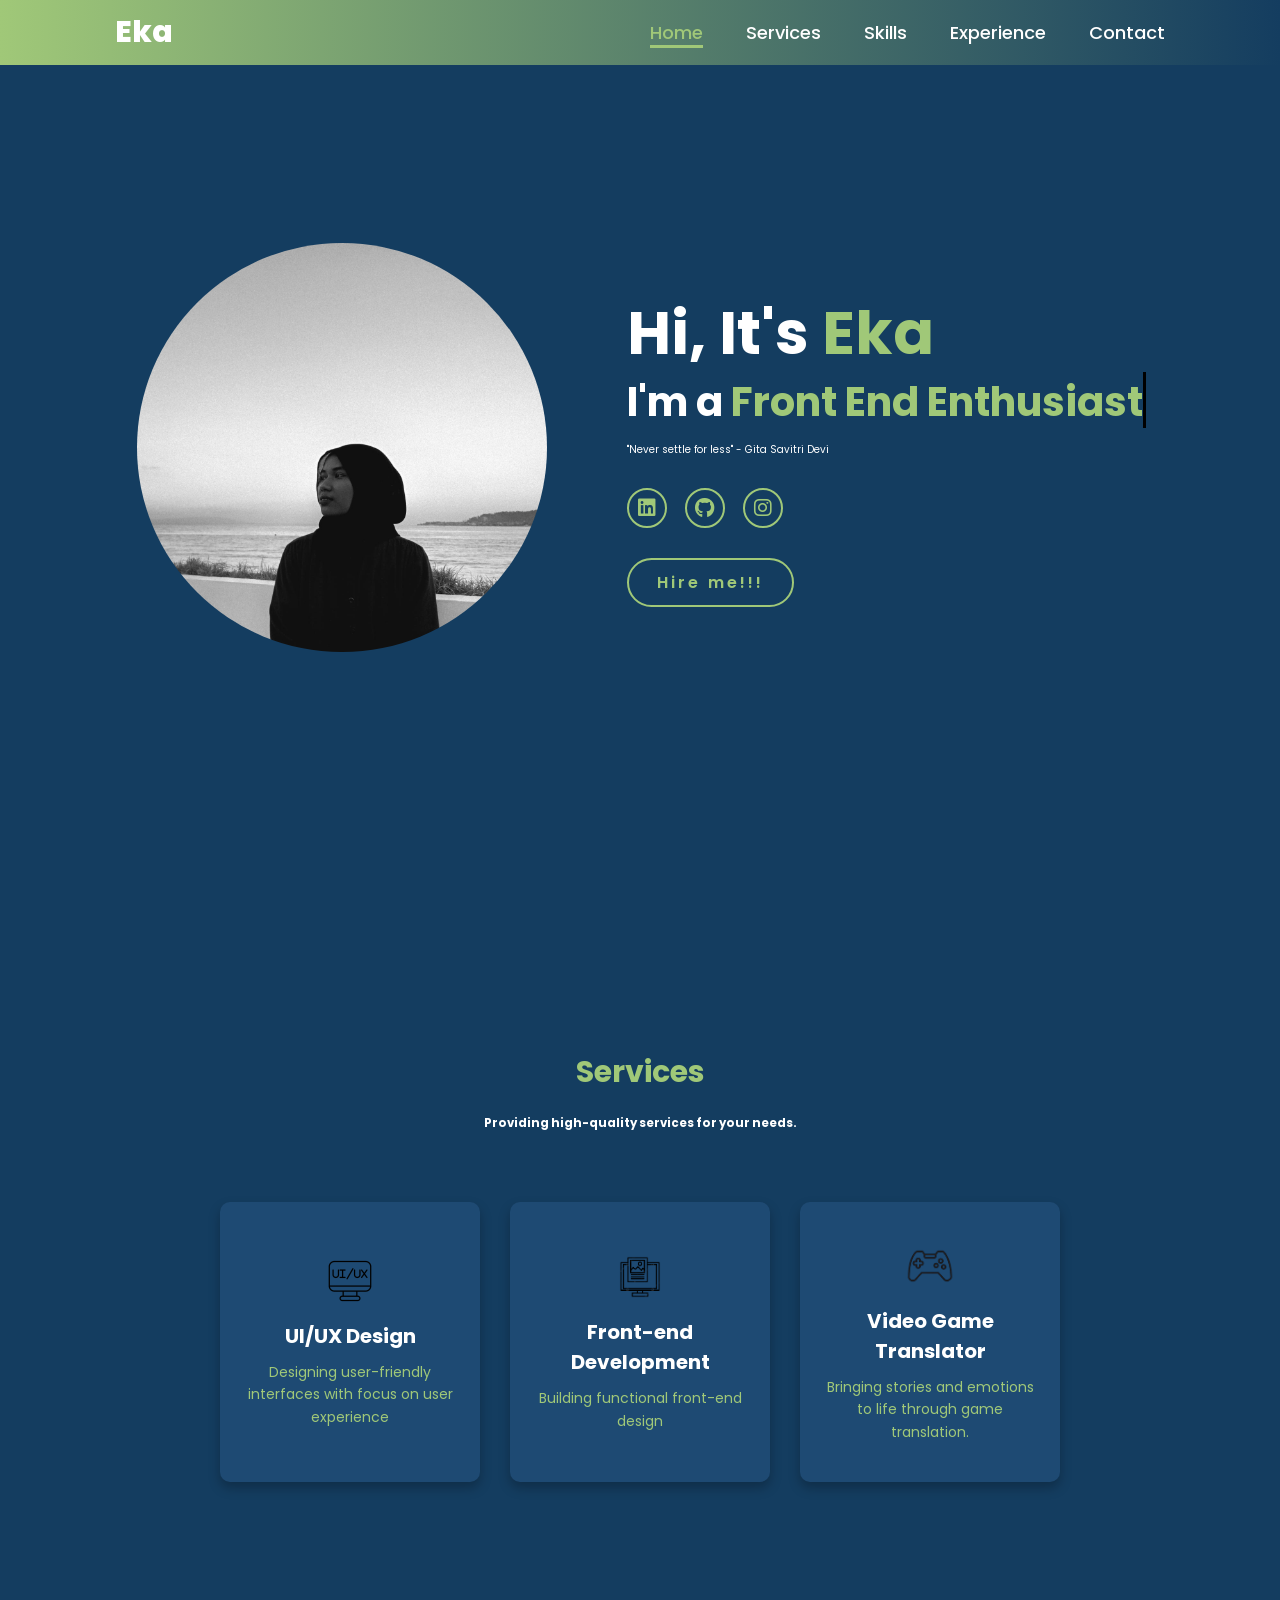
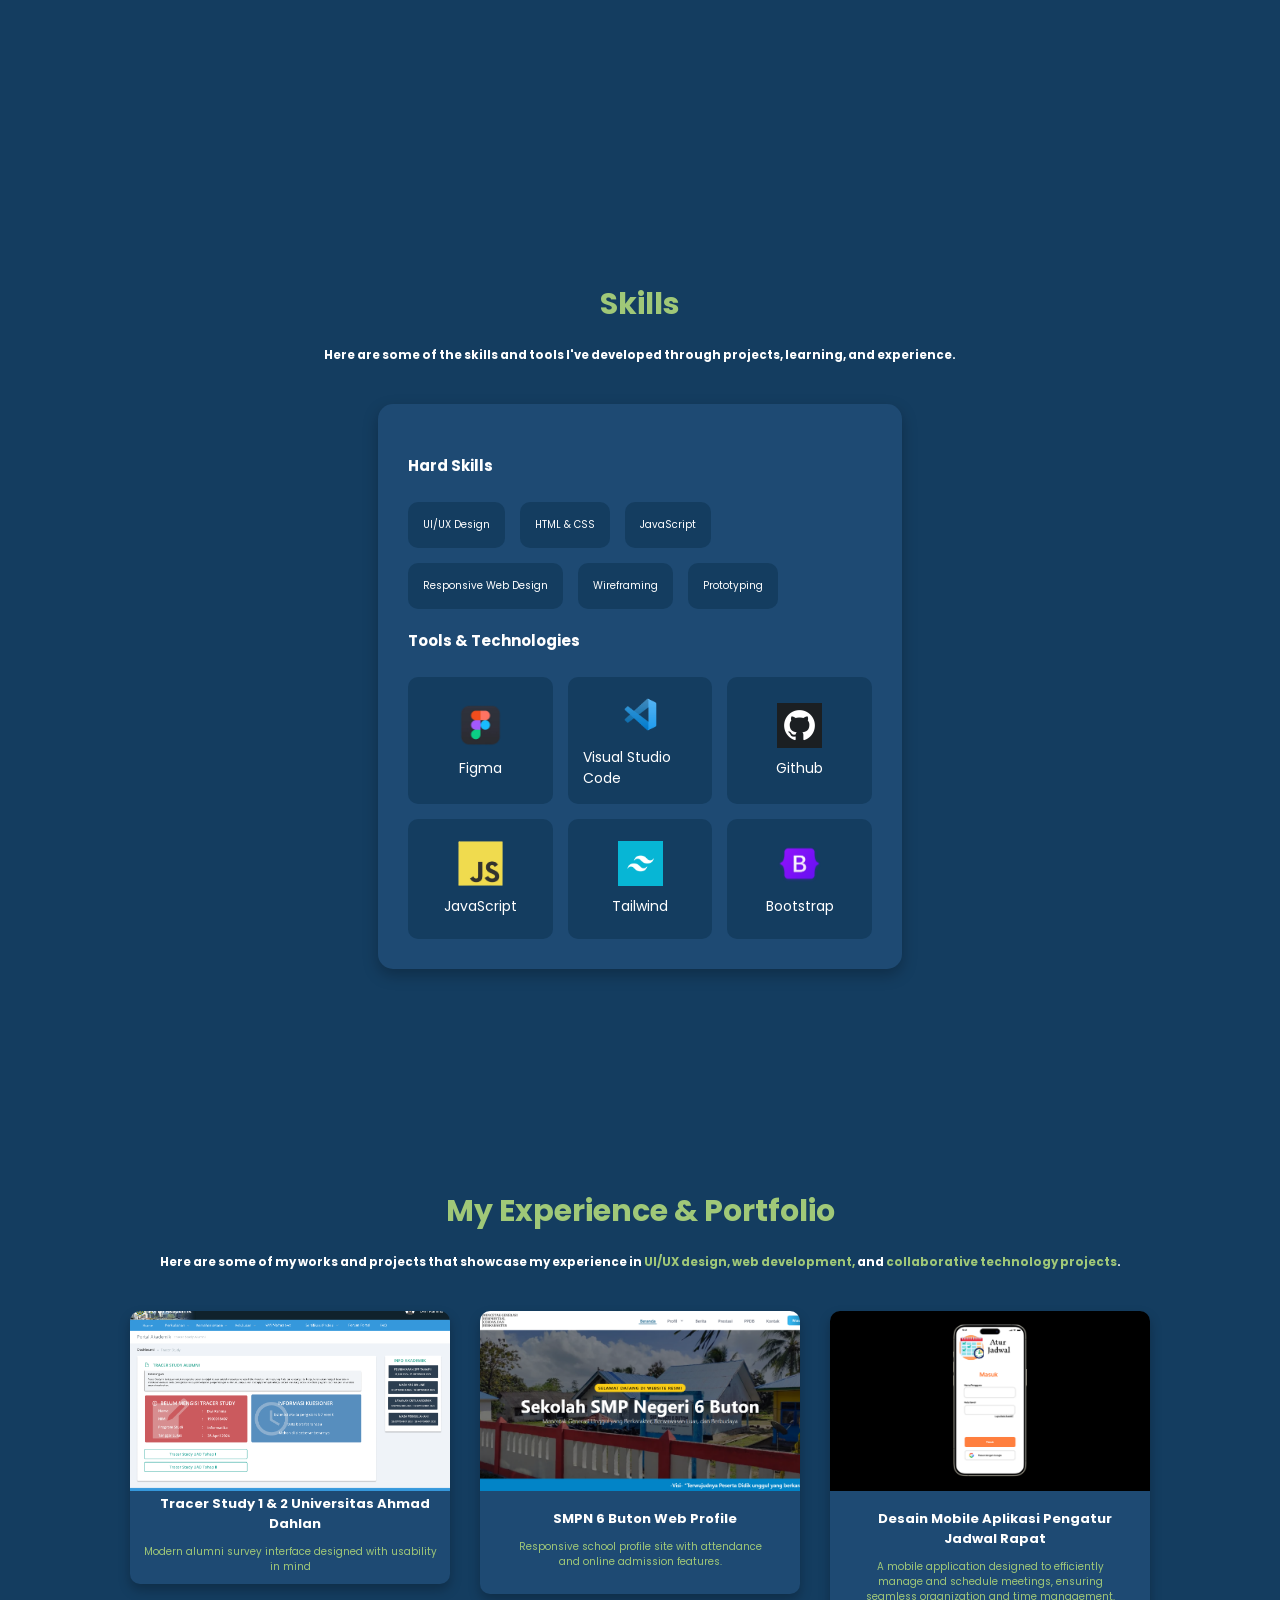
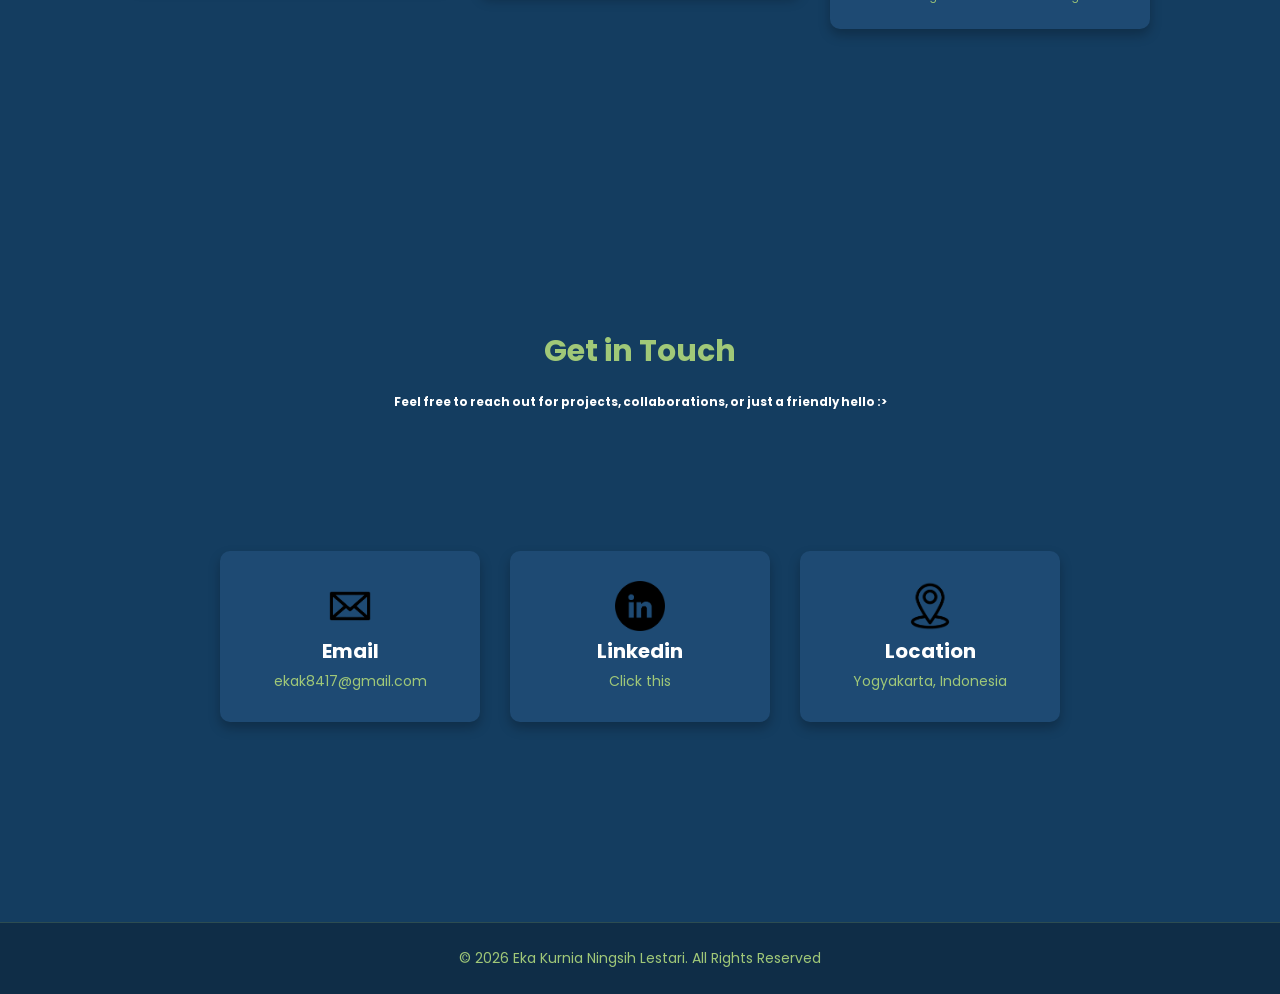
<file: index.html>
<!DOCTYPE html>
<html lang="en">
<head>
    <meta charset="UTF-8">
    <meta name="viewport" content="width=device-width, initial-scale=1.0">
    <link rel="stylesheet" href="https://cdnjs.cloudflare.com/ajax/libs/font-awesome/6.5.2/css/all.min.css">
    <link rel="stylesheet" href="style.css">
    <link rel="stylesheet" href="https://cdnjs.cloudflare.com/ajax/libs/font-awesome/6.5.2/css/all.min.css">
    <title>Eka's Portfolio Website</title>
</head>
<body>
    <header>
        <a href="#" class="logo">Eka</a>

        <i class="fa-solid fa-bars" id="menu-icon"></i>

        <nav class="navbar">
            <a href="#" class="active">Home</a>
            <a href="services.html">Services</a>
            <a href="skill.html">Skills</a>
            <a href="experience.html">Experience</a>
            <a href="contact.html">Contact</a>
        </nav>
    </header>
    <section class="home">
        <div class="home-img">
            <img src="assets/main.jpeg" alt="">
        </div>
        <div class="home-content">
            <h1>Hi, It's <span>Eka</span></h1>
            <h3 class="typing-text">I'm a <span></span></h3>
            <p>"Never settle for less" - Gita Savitri Devi</p>
            <div class="social-icons">
                <a href="https://www.linkedin.com/in/eka-kurnia-ningsih-lestari-195b172b3/"><i class="fa-brands fa-linkedin"></i></a>
                <a href="https://github.com/ekaknl22"><i class="fa-brands fa-github"></i></a>
                <a href="https://www.instagram.com/ekaknl/"><i class="fa-brands fa-instagram"></i></a>
            </div>
            <a href="#" class="btn">Hire me!!!</a>
        </div>
    </section>

    <section class="services" id="services">
        <div class="page-header">
            <h1>Services</h1>
            <h3>Providing high-quality services for your needs.</h3>
        </div>

        <div class="services">
            <div class="services-container">
                <div class="service-card">
                    <img src="assets/uiux.png">
                    <h3>UI/UX Design</h3>
                    <p>Designing user-friendly interfaces with focus on user experience</p>
                </div>

                <div class="service-card">
                    <img src="assets/frontend.png">
                    <h3>Front-end Development</h3>
                    <p>Building functional front-end design</p>
                </div>

                <div class="service-card">
                    <img src="assets/game.png">
                    <h3>Video Game Translator</h3>
                    <p>Bringing stories and emotions to life through game translation.</p>
                </div>
            </div>
        </div>
    
    </section>

    <section class="skills" id="skills">
        <div class="page-header">
            <h1>Skills</h1>
            <h3>Here are some of the skills and tools I've developed through projects, learning, and experience.</h3>
        </div>

        <div class="skills-box">
            <h2>Hard Skills</h2>
            <div class="hard-skill-container">
                <div class="hard-skill">
                    <span>UI/UX Design</span>
                </div>
                <div class="hard-skill">
                    <span>HTML & CSS</span>
                </div>
                <div class="hard-skill">
                    <span>JavaScript</span>
                </div>
                <div class="hard-skill">
                    <span>Responsive Web Design</span>
                </div>
                <div class="hard-skill">
                    <span>Wireframing</span>
                </div>
                <div class="hard-skill">
                    <span>Prototyping</span>
                </div>
            </div>

            <h2>Tools & Technologies</h2>

            <div class="tools-container">
                <div class="tool-card">
                    <img src="assets/figma.png" alt="Figma">
                    <span>Figma</span>
                </div>
                <div class="tool-card">
                    <img src="assets/vs-code.png" alt="VS Code">
                    <span>Visual Studio Code</span>
                </div>
                <div class="tool-card">
                    <img src="assets/github.jpg" alt="Github">
                    <span>Github</span>
                </div>
                <div class="tool-card">
                    <img src="assets/js.png" alt="JavaScript">
                    <span>JavaScript</span>
                </div>
                <div class="tool-card">
                    <img src="assets/tailwind.jpg" alt="Tailwind">
                    <span>Tailwind</span>
                </div>
                <div class="tool-card">
                    <img src="assets/bootstrap.png" alt="Bootstrap">
                    <span>Bootstrap</span>
                </div>
            </div>
        </div>
    </section>

    <section class="experience" id="experience">
        <div class="page-header">
            <h1>My Experience & Portfolio</h1>
            <h3>Here are some of my works and projects that showcase my experience in <span>UI/UX design, web development,</span> and <span>collaborative technology projects</span>.</h3>
        </div>

        <div class="card-container">
            <a href="https://www.figma.com/proto/oxTBGa55KaK79NCHM24hik/tracer-study?node-id=1392-191&p=f&t=D7PrpqKkwuePcWNT-1&scaling=scale-down&content-scaling=fixed&page-id=585%3A7507&starting-point-node-id=1392%3A191">
                <div class="card">
                    <img src="assets/tracerstudy.png" alt="Desain Tracer Study 1 UAD">
                    <h3>Tracer Study 1 & 2 Universitas Ahmad Dahlan</h3>
                    <p>Modern alumni survey interface designed with usability in mind</p>
                </div>
            </a>

            <a href="https://www.figma.com/proto/Xa4hz5G2NJcw4YCkzj7sIb/desain-projek?node-id=48-1564&p=f&t=n09oZaFZjbeCcyM1-1&scaling=min-zoom&content-scaling=fixed&page-id=0%3A1&starting-point-node-id=48%3A1564">
                <div class="card">
                    <img src="assets/web profil.png" alt="Web Profil SMPN 6 Buton">
                    <div class="text">
                        <h3>SMPN 6 Buton Web Profile</h3>
                        <p>Responsive school profile site with attendance and online admission features.</p>
                    </div>
                </div>
            </a>

            <a href="https://www.figma.com/proto/l9GHOe83pB0MnFjLynxwNz/tugas-projek-appl?node-id=29-39&starting-point-node-id=29%3A40&t=RWhw46oPtu3NyUOZ-1">
                <div class="card">
                    <img src="assets/mobileapp.png" alt="Desain Mobile Aplikasi Pengatur Jadwal">
                    <div class="text">
                        <h3>Desain Mobile Aplikasi Pengatur Jadwal Rapat</h3>
                        <p>A mobile application designed to efficiently manage and schedule meetings, ensuring seamless organization and time management.</p>
                    </div>
                </div>
            </a>
        </div>
    </section>

    <section class="contact" id="contact">
        <div class="page-header">
            <h1>Get in Touch</h1>
            <h3>Feel free to reach out for projects, collaborations, or just a friendly hello :></h3>
        </div>

        <div class="contact">
            <div class="contact-container">
                <div class="contact-card">
                    <img src="assets/email2.png">
                    <h3>Email</h3>
                    <p><a href="mailto:ekak8417@gmail.com">ekak8417@gmail.com</a></p>
                </div>

                <div class="contact-card">
                    <img src="assets/linkedin.png">
                    <h3>Linkedin</h3>
                    <p><a href="https://www.linkedin.com/in/eka-kurnia-ningsih-lestari-195b172b3/">Click this</a></p>
                </div>

                <div class="contact-card">
                    <img src="assets/loc.png">
                    <h3>Location</h3>
                    <p>Yogyakarta, Indonesia</p>
                </div>
            </div>
        </div>
    </section>

    <footer class="footer">
        <p>&copy; 2026 Eka Kurnia Ningsih Lestari. All Rights Reserved</p>
    </footer>

    <script>
        let menuIcon = document.querySelector('#menu-icon');
        let navbar = document.querySelector('.navbar');

        menuIcon.onclick = () => {
            menuIcon.classList.toggle('fa-xmark');
            navbar.classList.toggle('active');
        }

        window.onscroll = () => {
            menuIcon.classList.remove('fa-xmark');
            navbar.classList.remove('active');
        } 
    </script>
</body>
</html>
</file>
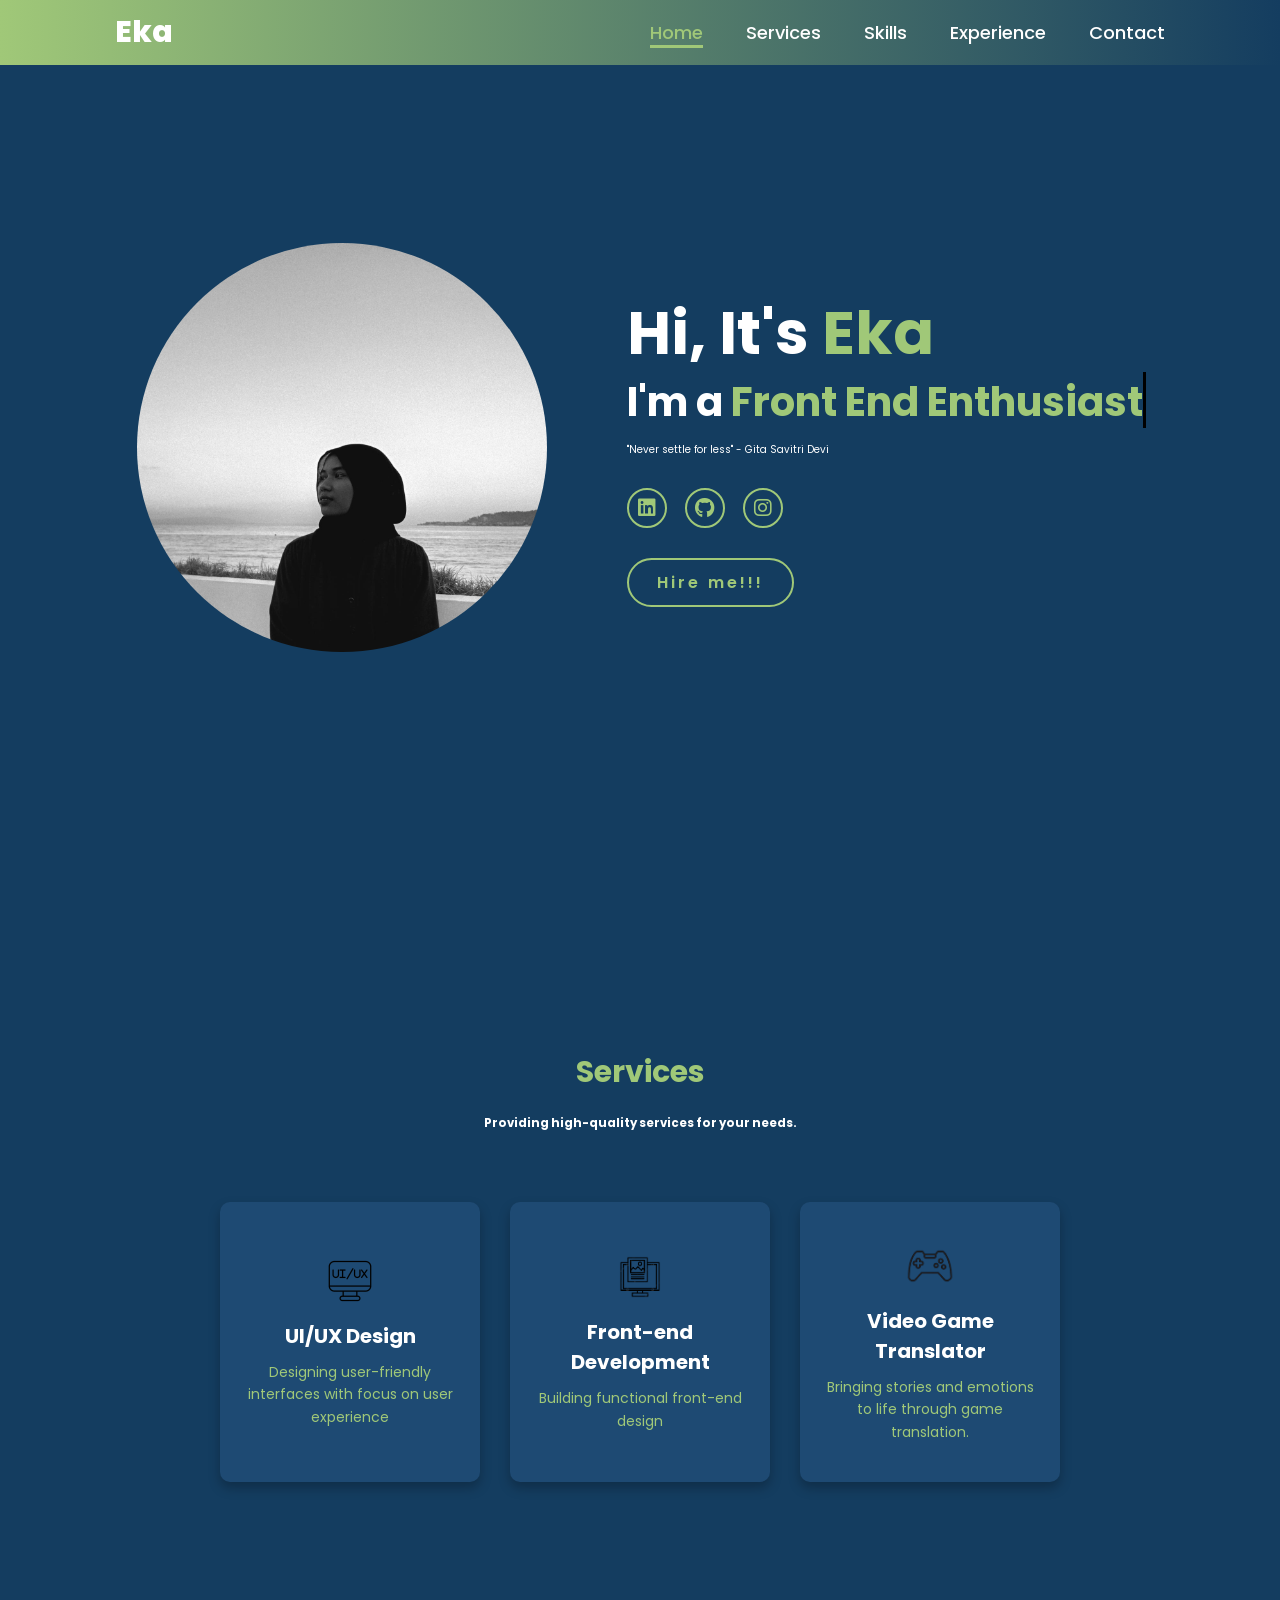
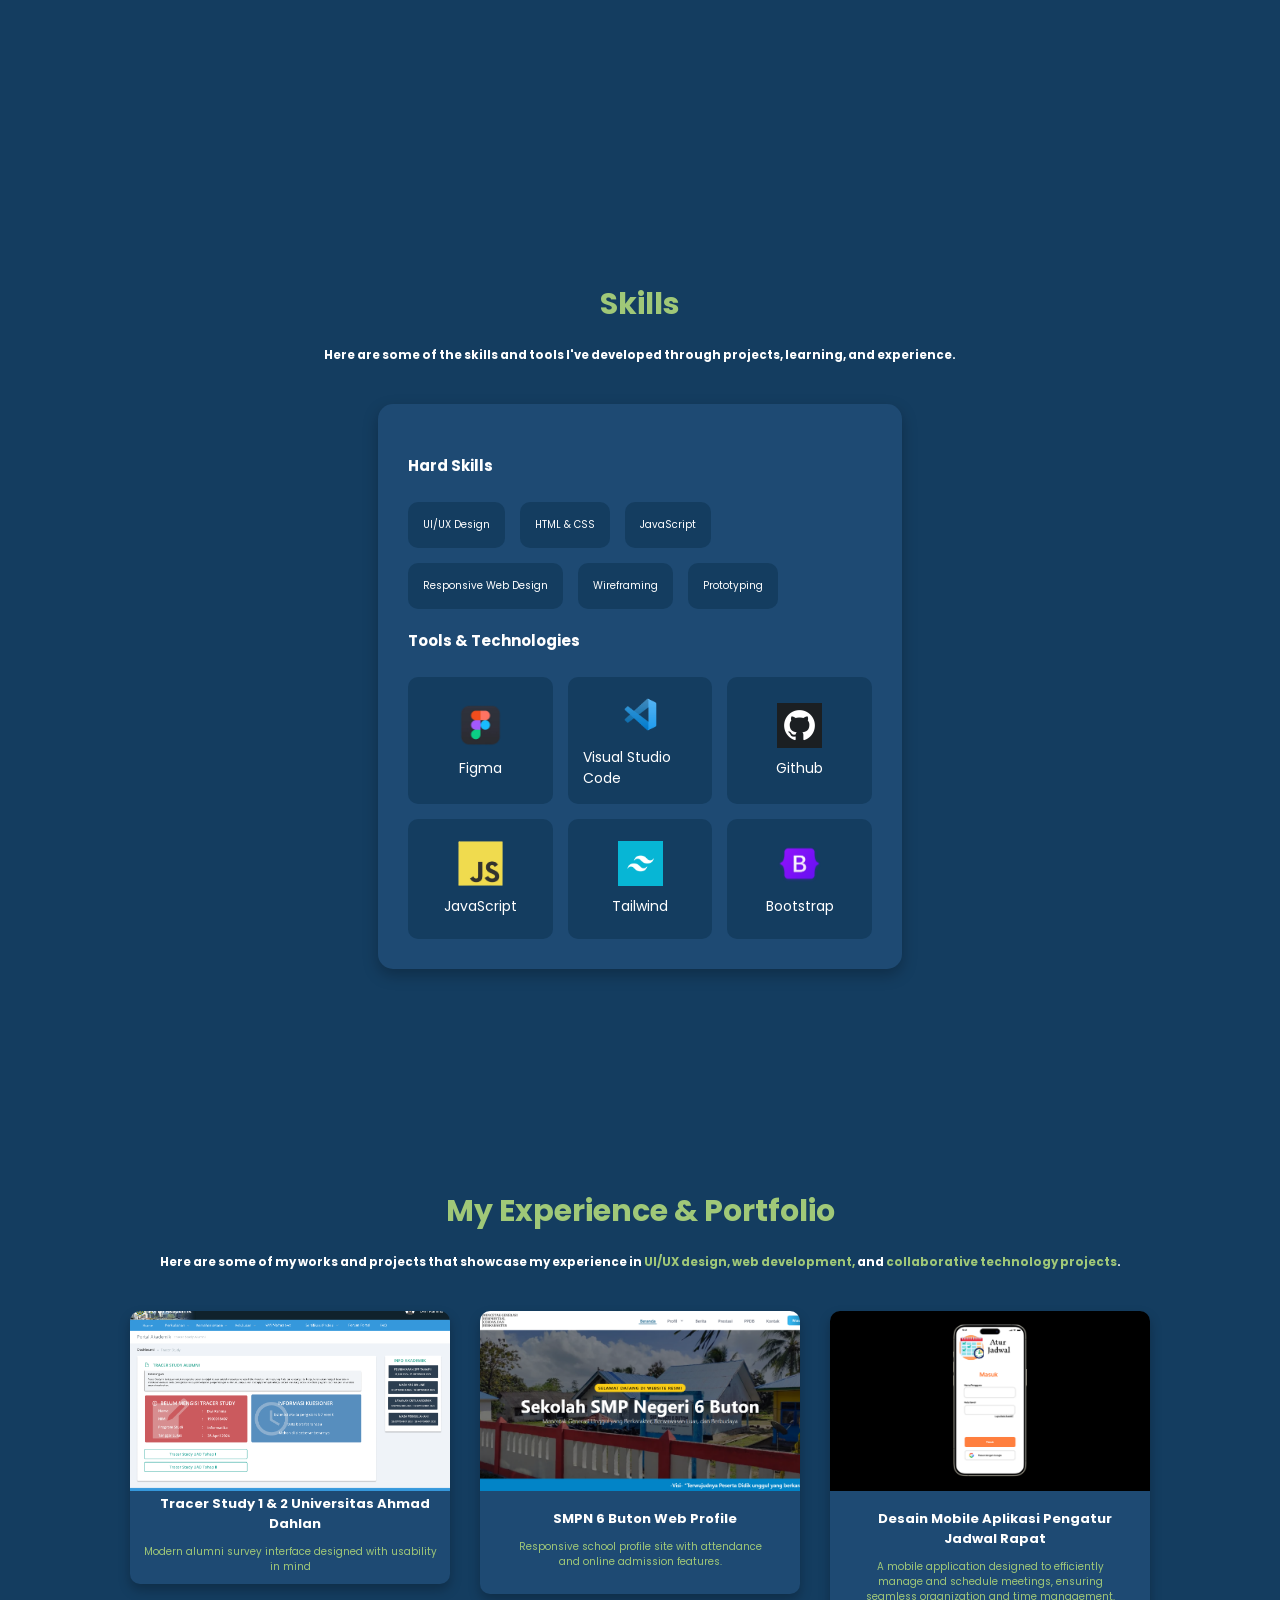
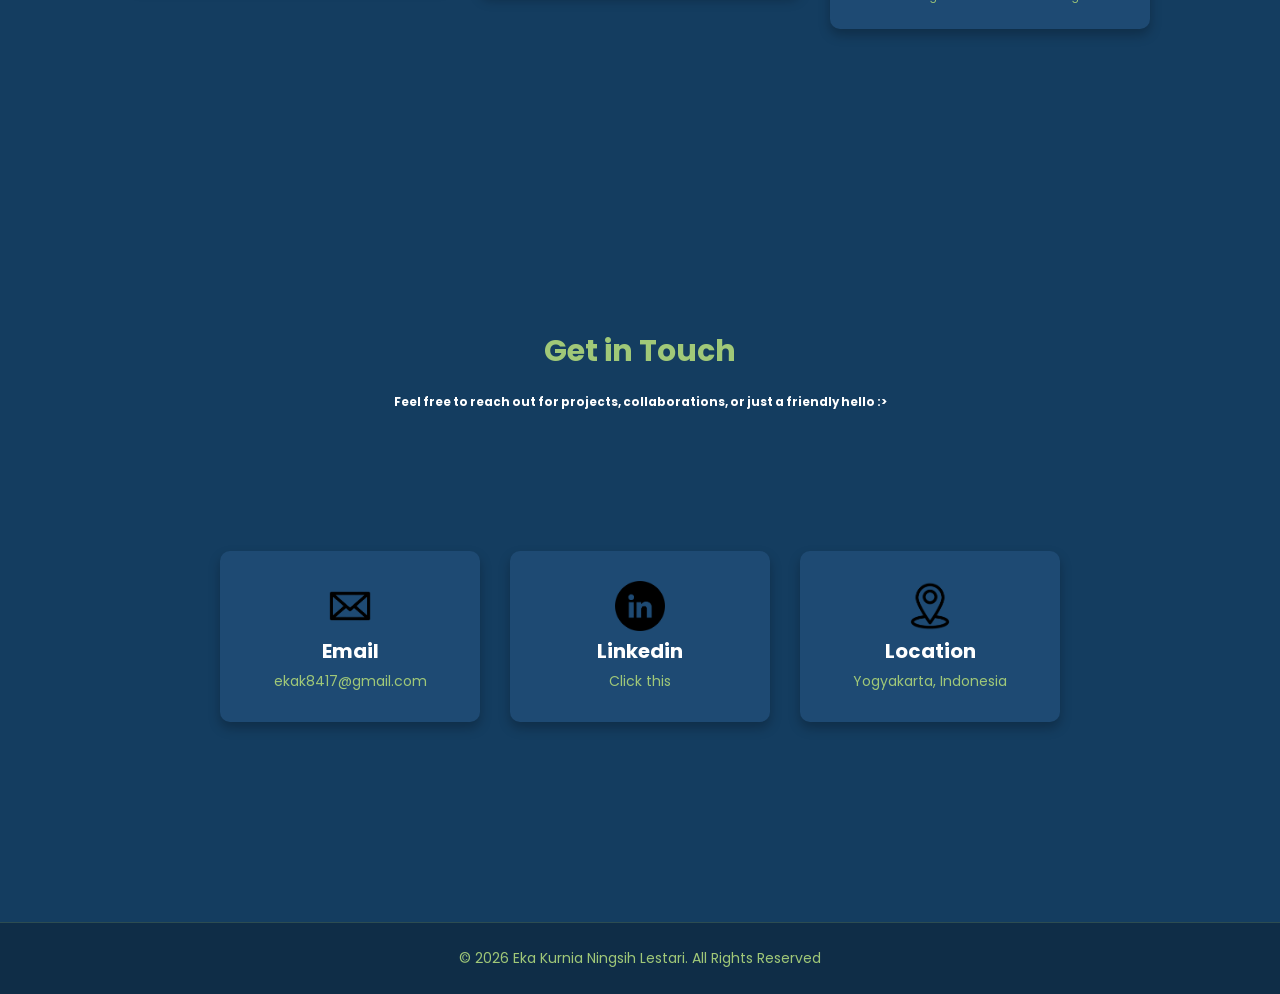
<file: web_porto/index.html>
<!DOCTYPE html>
<html lang="en">
<head>
    <meta charset="UTF-8">
    <meta name="viewport" content="width=device-width, initial-scale=1.0">
    <link rel="stylesheet" href="https://cdnjs.cloudflare.com/ajax/libs/font-awesome/6.5.2/css/all.min.css">
    <link rel="stylesheet" href="style.css">
    <link rel="stylesheet" href="https://cdnjs.cloudflare.com/ajax/libs/font-awesome/6.5.2/css/all.min.css">
    <title>Eka's Portfolio Website</title>
</head>
<body>
    <header>
        <a href="#" class="logo">Eka</a>

        <i class="fa-solid fa-bars" id="menu-icon"></i>

        <nav class="navbar">
            <a href="#" class="active">Home</a>
            <a href="services.html">Services</a>
            <a href="skill.html">Skills</a>
            <a href="experience.html">Experience</a>
            <a href="contact.html">Contact</a>
        </nav>
    </header>
    <section class="home">
        <div class="home-img">
            <img src="assets/main.jpeg" alt="">
        </div>
        <div class="home-content">
            <h1>Hi, It's <span>Eka</span></h1>
            <h3 class="typing-text">I'm a <span></span></h3>
            <p>"Never settle for less" - Gita Savitri Devi</p>
            <div class="social-icons">
                <a href="https://www.linkedin.com/in/eka-kurnia-ningsih-lestari-195b172b3/"><i class="fa-brands fa-linkedin"></i></a>
                <a href="https://github.com/ekaknl22"><i class="fa-brands fa-github"></i></a>
                <a href="https://www.instagram.com/ekaknl/"><i class="fa-brands fa-instagram"></i></a>
            </div>
            <a href="#" class="btn">Hire me!!!</a>
        </div>
    </section>

    <section class="services" id="services">
        <div class="page-header">
            <h1>Services</h1>
            <h3>Providing high-quality services for your needs.</h3>
        </div>

        <div class="services">
            <div class="services-container">
                <div class="service-card">
                    <img src="assets/uiux.png">
                    <h3>UI/UX Design</h3>
                    <p>Designing user-friendly interfaces with focus on user experience</p>
                </div>

                <div class="service-card">
                    <img src="assets/frontend.png">
                    <h3>Front-end Development</h3>
                    <p>Building functional front-end design</p>
                </div>

                <div class="service-card">
                    <img src="assets/game.png">
                    <h3>Video Game Translator</h3>
                    <p>Bringing stories and emotions to life through game translation.</p>
                </div>
            </div>
        </div>
    
    </section>

    <section class="skills" id="skills">
        <div class="page-header">
            <h1>Skills</h1>
            <h3>Here are some of the skills and tools I've developed through projects, learning, and experience.</h3>
        </div>

        <div class="skills-box">
            <h2>Hard Skills</h2>
            <div class="hard-skill-container">
                <div class="hard-skill">
                    <span>UI/UX Design</span>
                </div>
                <div class="hard-skill">
                    <span>HTML & CSS</span>
                </div>
                <div class="hard-skill">
                    <span>JavaScript</span>
                </div>
                <div class="hard-skill">
                    <span>Responsive Web Design</span>
                </div>
                <div class="hard-skill">
                    <span>Wireframing</span>
                </div>
                <div class="hard-skill">
                    <span>Prototyping</span>
                </div>
            </div>

            <h2>Tools & Technologies</h2>

            <div class="tools-container">
                <div class="tool-card">
                    <img src="assets/figma.png" alt="Figma">
                    <span>Figma</span>
                </div>
                <div class="tool-card">
                    <img src="assets/vs-code.png" alt="VS Code">
                    <span>Visual Studio Code</span>
                </div>
                <div class="tool-card">
                    <img src="assets/github.jpg" alt="Github">
                    <span>Github</span>
                </div>
                <div class="tool-card">
                    <img src="assets/js.png" alt="JavaScript">
                    <span>JavaScript</span>
                </div>
                <div class="tool-card">
                    <img src="assets/tailwind.jpg" alt="Tailwind">
                    <span>Tailwind</span>
                </div>
                <div class="tool-card">
                    <img src="assets/bootstrap.png" alt="Bootstrap">
                    <span>Bootstrap</span>
                </div>
            </div>
        </div>
    </section>

    <section class="experience" id="experience">
        <div class="page-header">
            <h1>My Experience & Portfolio</h1>
            <h3>Here are some of my works and projects that showcase my experience in <span>UI/UX design, web development,</span> and <span>collaborative technology projects</span>.</h3>
        </div>

        <div class="card-container">
            <a href="https://www.figma.com/proto/oxTBGa55KaK79NCHM24hik/tracer-study?node-id=1392-191&p=f&t=D7PrpqKkwuePcWNT-1&scaling=scale-down&content-scaling=fixed&page-id=585%3A7507&starting-point-node-id=1392%3A191">
                <div class="card">
                    <img src="assets/tracerstudy.png" alt="Desain Tracer Study 1 UAD">
                    <h3>Tracer Study 1 & 2 Universitas Ahmad Dahlan</h3>
                    <p>Modern alumni survey interface designed with usability in mind</p>
                </div>
            </a>

            <a href="https://www.figma.com/proto/Xa4hz5G2NJcw4YCkzj7sIb/desain-projek?node-id=48-1564&p=f&t=n09oZaFZjbeCcyM1-1&scaling=min-zoom&content-scaling=fixed&page-id=0%3A1&starting-point-node-id=48%3A1564">
                <div class="card">
                    <img src="assets/web profil.png" alt="Web Profil SMPN 6 Buton">
                    <div class="text">
                        <h3>SMPN 6 Buton Web Profile</h3>
                        <p>Responsive school profile site with attendance and online admission features.</p>
                    </div>
                </div>
            </a>

            <a href="https://www.figma.com/proto/l9GHOe83pB0MnFjLynxwNz/tugas-projek-appl?node-id=29-39&starting-point-node-id=29%3A40&t=RWhw46oPtu3NyUOZ-1">
                <div class="card">
                    <img src="assets/mobileapp.png" alt="Desain Mobile Aplikasi Pengatur Jadwal">
                    <div class="text">
                        <h3>Desain Mobile Aplikasi Pengatur Jadwal Rapat</h3>
                        <p>A mobile application designed to efficiently manage and schedule meetings, ensuring seamless organization and time management.</p>
                    </div>
                </div>
            </a>
        </div>
    </section>

    <section class="contact" id="contact">
        <div class="page-header">
            <h1>Get in Touch</h1>
            <h3>Feel free to reach out for projects, collaborations, or just a friendly hello :></h3>
        </div>

        <div class="contact">
            <div class="contact-container">
                <div class="contact-card">
                    <img src="assets/email2.png">
                    <h3>Email</h3>
                    <p><a href="mailto:ekak8417@gmail.com">ekak8417@gmail.com</a></p>
                </div>

                <div class="contact-card">
                    <img src="assets/linkedin.png">
                    <h3>Linkedin</h3>
                    <p><a href="https://www.linkedin.com/in/eka-kurnia-ningsih-lestari-195b172b3/">Click this</a></p>
                </div>

                <div class="contact-card">
                    <img src="assets/loc.png">
                    <h3>Location</h3>
                    <p>Yogyakarta, Indonesia</p>
                </div>
            </div>
        </div>
    </section>

    <footer class="footer">
        <p>&copy; 2026 Eka Kurnia Ningsih Lestari. All Rights Reserved</p>
    </footer>

    <script>
        let menuIcon = document.querySelector('#menu-icon');
        let navbar = document.querySelector('.navbar');

        menuIcon.onclick = () => {
            menuIcon.classList.toggle('fa-xmark');
            navbar.classList.toggle('active');
        }

        window.onscroll = () => {
            menuIcon.classList.remove('fa-xmark');
            navbar.classList.remove('active');
        } 
    </script>
</body>
</html>
</file>
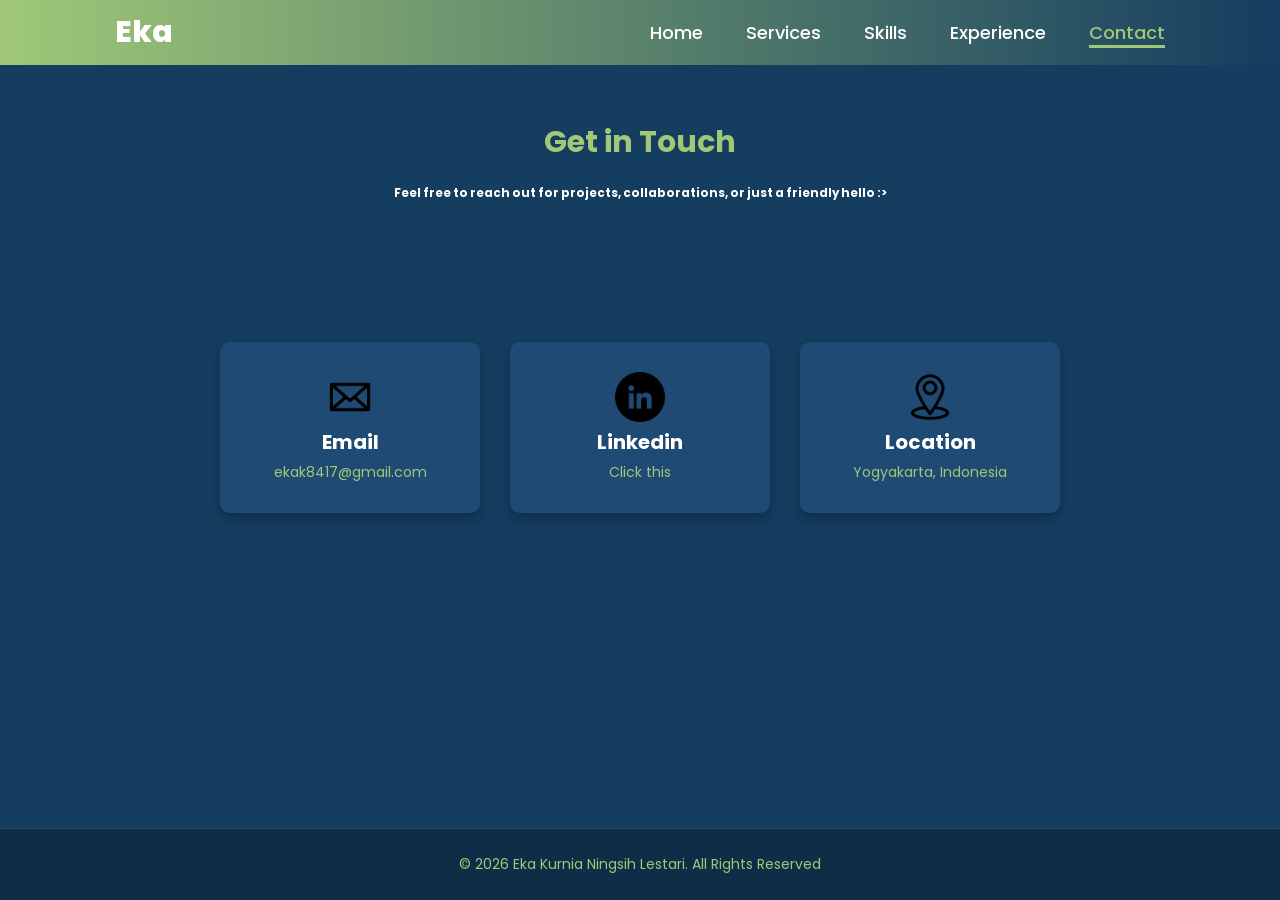
<file: contact.html>
<!DOCTYPE html>
<html lang="en">
<head>
    <meta charset="UTF-8">
    <meta name="viewport" content="width=device-width, initial-scale=1.0">
    <title>Eka's Contact</title>
    <link rel="stylesheet" href="style.css">
    <link rel="stylesheet" href="https://cdnjs.cloudflare.com/ajax/libs/font-awesome/6.5.2/css/all.min.css">
</head>
<body>
    <header>
        <a href="#" class="logo">Eka</a>
        <i class="fa-solid fa-bars" id="menu-icon"></i>
        <nav class="navbar">
            <a href="index.html">Home</a>
            <a href="services.html">Services</a>
            <a href="skill.html">Skills</a>
            <a href="experience.html">Experience</a>
            <a href="contact.html" class="active">Contact</a>
        </nav>
    </header>

    <section class="page-header">
        <h1>Get in Touch</h1>
        <h3>Feel free to reach out for projects, collaborations, or just a friendly hello :></h3>
    </section>

    <section class="contact">
        <div class="contact-container">
            <div class="contact-card">
                <img src="assets/email2.png">
                <h3>Email</h3>
                <p><a href="mailto:ekak8417@gmail.com">ekak8417@gmail.com</a></p>
            </div>

            <div class="contact-card">
                <img src="assets/linkedin.png">
                <h3>Linkedin</h3>
                <p><a href="https://www.linkedin.com/in/eka-kurnia-ningsih-lestari-195b172b3/">Click this</a></p>
            </div>

            <div class="contact-card">
                <img src="assets/loc.png">
                <h3>Location</h3>
                <p>Yogyakarta, Indonesia</p>
            </div>
        </div>
    </section>

    <div style="margin-bottom: 100px"></div>

    <footer class="footer">
        <p>&copy; 2026 Eka Kurnia Ningsih Lestari. All Rights Reserved</p>
    </footer>


    <script>
        let menuIcon = document.querySelector('#menu-icon');
        let navbar = document.querySelector('.navbar');

        menuIcon.onclick = () => {
            menuIcon.classList.toggle('fa-xmark');
            navbar.classList.toggle('active');
        }

        window.onscroll = () => {
            menuIcon.classList.remove('fa-xmark');
            navbar.classList.remove('active');
        } 
    </script>
</body>
</html>
</file>
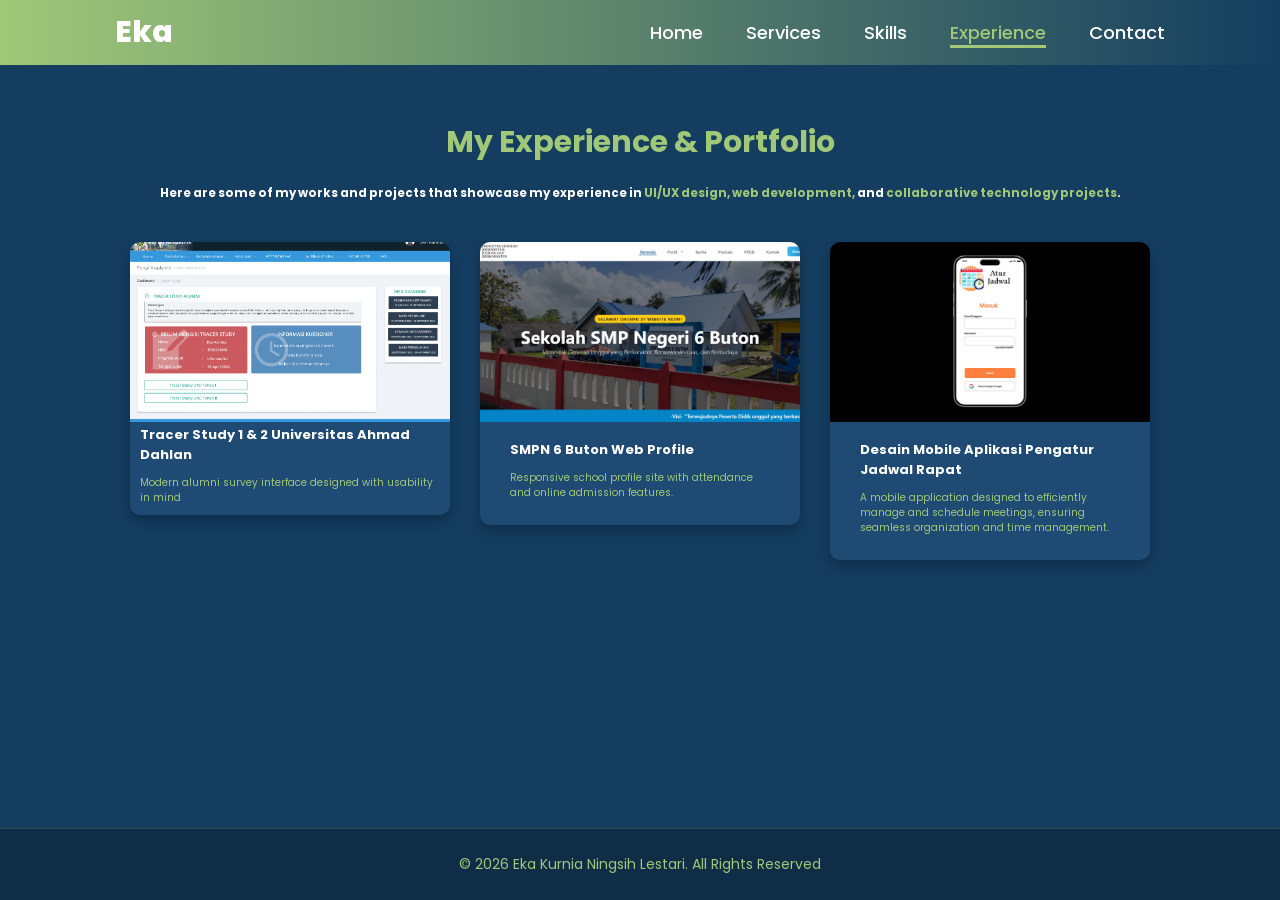
<file: experience.html>
<!DOCTYPE html>
<html lang="en">
<head>
    <meta charset="UTF-8">
    <meta name="viewport" content="width=device-width, initial-scale=1.0">
    <title>Eka's Experience</title>
    <link rel="stylesheet" href="style.css">
    <link rel="stylesheet" href="https://cdnjs.cloudflare.com/ajax/libs/font-awesome/6.5.2/css/all.min.css">
</head>
<body>
    <header>
        <a href="#" class="logo">Eka</a>
        <i class="fa-solid fa-bars" id="menu-icon"></i>
        <nav class="navbar">
            <a href="index.html">Home</a>
            <a href="services.html">Services</a>
            <a href="skill.html">Skills</a>
            <a href="experience.html" class="active">Experience</a>
            <a href="contact.html">Contact</a>
        </nav>
    </header>

    <section class="page-header">
        <h1>My Experience & Portfolio</h1>
        <h3>Here are some of my works and projects that showcase my experience in <span>UI/UX design, web development,</span> and <span>collaborative technology projects</span>.</h3>
    </section>

    <div class="card-container">
        <a href="https://www.figma.com/proto/oxTBGa55KaK79NCHM24hik/tracer-study?node-id=1392-191&p=f&t=D7PrpqKkwuePcWNT-1&scaling=scale-down&content-scaling=fixed&page-id=585%3A7507&starting-point-node-id=1392%3A191">
            <div class="card">
                <img src="assets/tracerstudy.png" alt="Desain Tracer Study 1 UAD">
                    <h3>Tracer Study 1 & 2 Universitas Ahmad Dahlan</h3>
                    <p>Modern alumni survey interface designed with usability in mind</p>
            </div>
        </a>

        <a href="https://www.figma.com/proto/Xa4hz5G2NJcw4YCkzj7sIb/desain-projek?node-id=48-1564&p=f&t=n09oZaFZjbeCcyM1-1&scaling=min-zoom&content-scaling=fixed&page-id=0%3A1&starting-point-node-id=48%3A1564">
            <div class="card">
                <img src="assets/web profil.png" alt="Web Profil SMPN 6 Buton">
                <div class="text">
                    <h3>SMPN 6 Buton Web Profile</h3>
                    <p>Responsive school profile site with attendance and online admission features.</p>
                </div>
            </div>
        </a>

        <a href="https://www.figma.com/proto/l9GHOe83pB0MnFjLynxwNz/tugas-projek-appl?node-id=29-39&starting-point-node-id=29%3A40&t=RWhw46oPtu3NyUOZ-1">
            <div class="card">
                <img src="assets/mobileapp.png" alt="Desain Mobile Aplikasi Pengatur Jadwal">
                <div class="text">
                    <h3>Desain Mobile Aplikasi Pengatur Jadwal Rapat</h3>
                    <p>A mobile application designed to efficiently manage and schedule meetings, ensuring seamless organization and time management.</p>
                </div>
            </div>
        </a>
    </div>

    <div style="margin-bottom: 100px"></div>

    <footer class="footer">
        <p>&copy; 2026 Eka Kurnia Ningsih Lestari. All Rights Reserved</p>
    </footer>


    <script>
        let menuIcon = document.querySelector('#menu-icon');
        let navbar = document.querySelector('.navbar');

        menuIcon.onclick = () => {
            menuIcon.classList.toggle('fa-xmark');
            navbar.classList.toggle('active');
        }

        window.onscroll = () => {
            menuIcon.classList.remove('fa-xmark');
            navbar.classList.remove('active');
        } 
    </script>
</body>
</html>
</file>
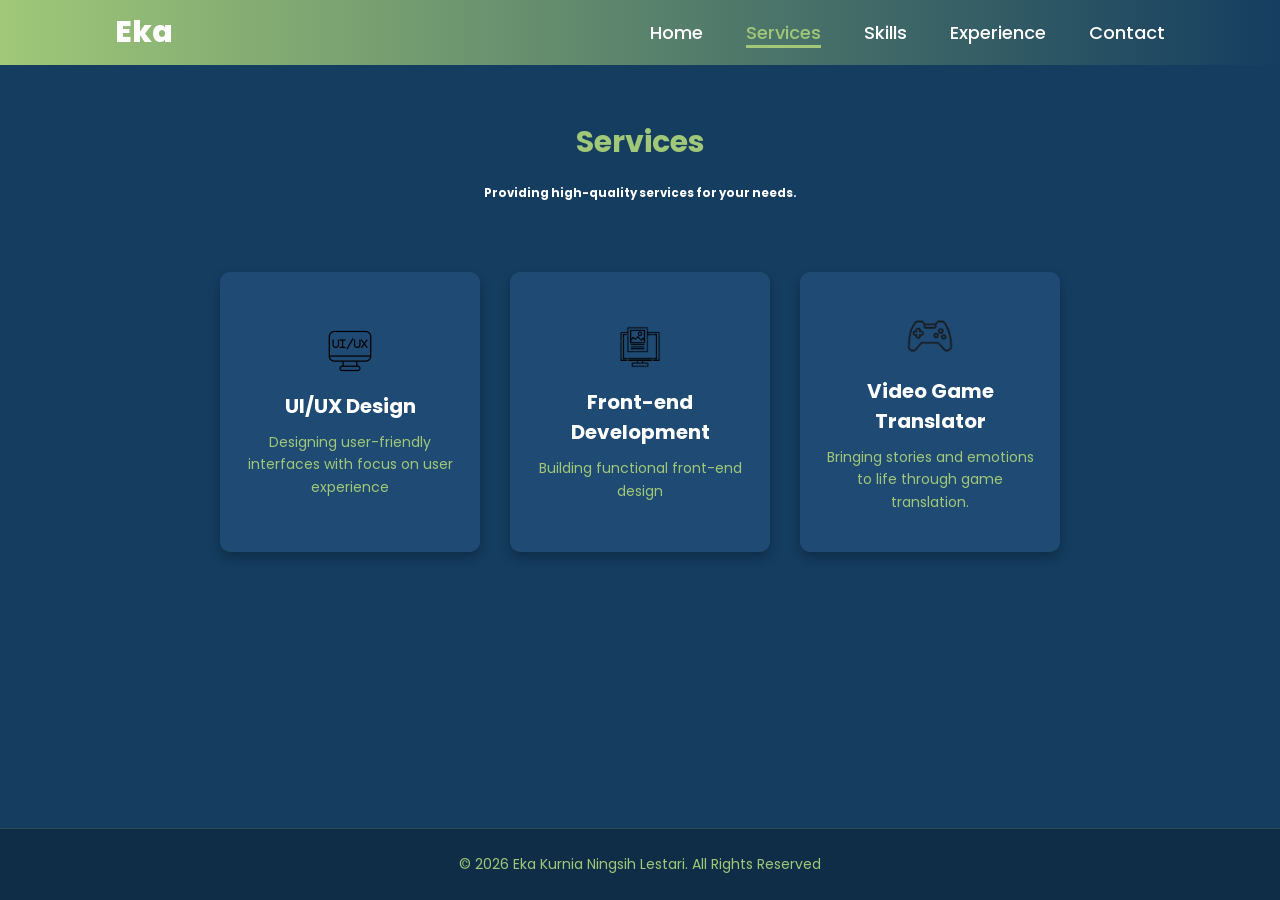
<file: services.html>
<!DOCTYPE html>
<html lang="en">
<head>
    <meta charset="UTF-8">
    <meta name="viewport" content="width=device-width, initial-scale=1.0">
    <title>Eka's Services</title>
    <link rel="stylesheet" href="style.css">
    <link rel="stylesheet" href="https://cdnjs.cloudflare.com/ajax/libs/font-awesome/6.5.2/css/all.min.css">
</head>
<body>
    <header>
        <a href="#" class="logo">Eka</a>

        <i class="fa-solid fa-bars" id="menu-icon"></i>
        <nav class="navbar">
            <a href="index.html">Home</a>
            <a href="services.html" class="active">Services</a>
            <a href="skill.html">Skills</a>
            <a href="experience.html">Experience</a>
            <a href="contact.html">Contact</a>
        </nav>
    </header>

    <section class="page-header">
        <h1>Services</h1>
        <h3>Providing high-quality services for your needs.</h3>
    </section>

    <section class="services">
        <div class="services-container">
            <div class="service-card">
                <img src="assets/uiux.png">
                <h3>UI/UX Design</h3>
                <p>Designing user-friendly interfaces with focus on user experience</p>
            </div>

            <div class="service-card">
                <img src="assets/frontend.png">
                <h3>Front-end Development</h3>
                <p>Building functional front-end design</p>
            </div>

            <div class="service-card">
                <img src="assets/game.png">
                <h3>Video Game Translator</h3>
                <p>Bringing stories and emotions to life through game translation.</p>
            </div>
        </div>
    </section>

    <footer class="footer">
        <p>&copy; 2026 Eka Kurnia Ningsih Lestari. All Rights Reserved</p>
    </footer>

    <script>
        let menuIcon = document.querySelector('#menu-icon');
        let navbar = document.querySelector('.navbar');

        menuIcon.onclick = () => {
            menuIcon.classList.toggle('fa-xmark');
            navbar.classList.toggle('active');
        }

        window.onscroll = () => {
            menuIcon.classList.remove('fa-xmark');
            navbar.classList.remove('active');
        } 
    </script>
</body>
</html>
</file>
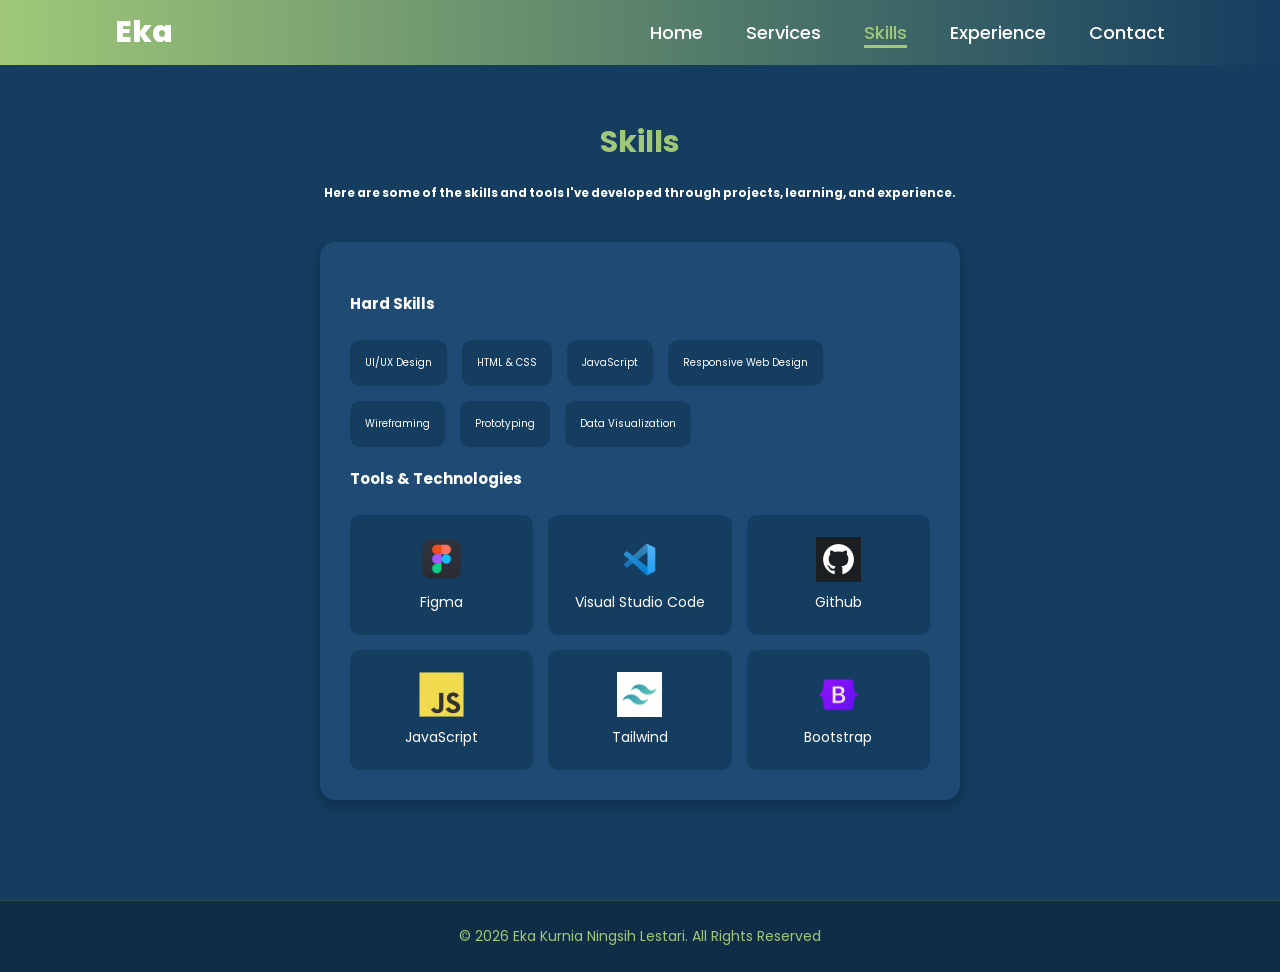
<file: skill.html>
<!DOCTYPE html>
<html lang="en">
<head>
    <meta charset="UTF-8">
    <meta name="viewport" content="width=device-width, initial-scale=1.0">
    <link rel="stylesheet" href="style.css">
    <link rel="stylesheet" href="https://cdnjs.cloudflare.com/ajax/libs/font-awesome/6.5.2/css/all.min.css">
    <title>Eka's Portfolio Website</title>
</head>
<body>
    <header>
        <a href="#" class="logo">Eka</a>

        <i class="fa-solid fa-bars" id="menu-icon"></i>
        <nav class="navbar">
            <a href="index.html">Home</a>
            <a href="services.html">Services</a>
            <a href="#" class="active">Skills</a>
            <a href="experience.html">Experience</a>
            <a href="contact.html">Contact</a>
        </nav>
    </header>

    <section class="page-header">
        <h1>Skills</h1>
        <h3>Here are some of the skills and tools I've developed through projects, learning, and experience.</h3>
    </section>

    <div class="skills-box">
        <h2>Hard Skills</h2>

        <div class="hard-skill-container">
            <div class="hard-skill">
                <span>UI/UX Design</span>
            </div>
            <div class="hard-skill">
                <span>HTML & CSS</span>
            </div>
            <div class="hard-skill">
                <span>JavaScript</span>
            </div>
            <div class="hard-skill">
                <span>Responsive Web Design</span>
            </div>
            <div class="hard-skill">
                <span>Wireframing</span>
            </div>
            <div class="hard-skill">
                <span>Prototyping</span>
            </div>
            <div class="hard-skill">
                <span>Data Visualization</span>
            </div>
        </div>

        <h2>Tools & Technologies</h2>

        <div class="tools-container">
            <div class="tool-card">
                <img src="assets/figma.png" alt="Figma">
                <span>Figma</span>
            </div>
            <div class="tool-card">
                <img src="assets/vs-code.png" alt="VS Code">
                <span>Visual Studio Code</span>
            </div>
            <div class="tool-card">
                <img src="assets/github.jpg" alt="Github">
                <span>Github</span>
            </div>
            <div class="tool-card">
                <img src="assets/js.png" alt="JavaScript">
                <span>JavaScript</span>
            </div>
            <div class="tool-card">
                <img src="assets/tailwinds.jpg" alt="Tailwind">
                <span>Tailwind</span>
            </div>
            <div class="tool-card">
                <img src="assets/bootstrap.png" alt="Bootstrap">
                <span>Bootstrap</span>
            </div>
        </div>
    </div>

    <div style="margin-bottom: 100px"></div>

    <footer class="footer">
        <p>&copy; 2026 Eka Kurnia Ningsih Lestari. All Rights Reserved</p>
    </footer>


    <script>
        let menuIcon = document.querySelector('#menu-icon');
        let navbar = document.querySelector('.navbar');

        menuIcon.onclick = () => {
            menuIcon.classList.toggle('fa-xmark');
            navbar.classList.toggle('active');
        }

        window.onscroll = () => {
            menuIcon.classList.remove('fa-xmark');
            navbar.classList.remove('active');
        } 
    </script>
</body>
</html>
</file>
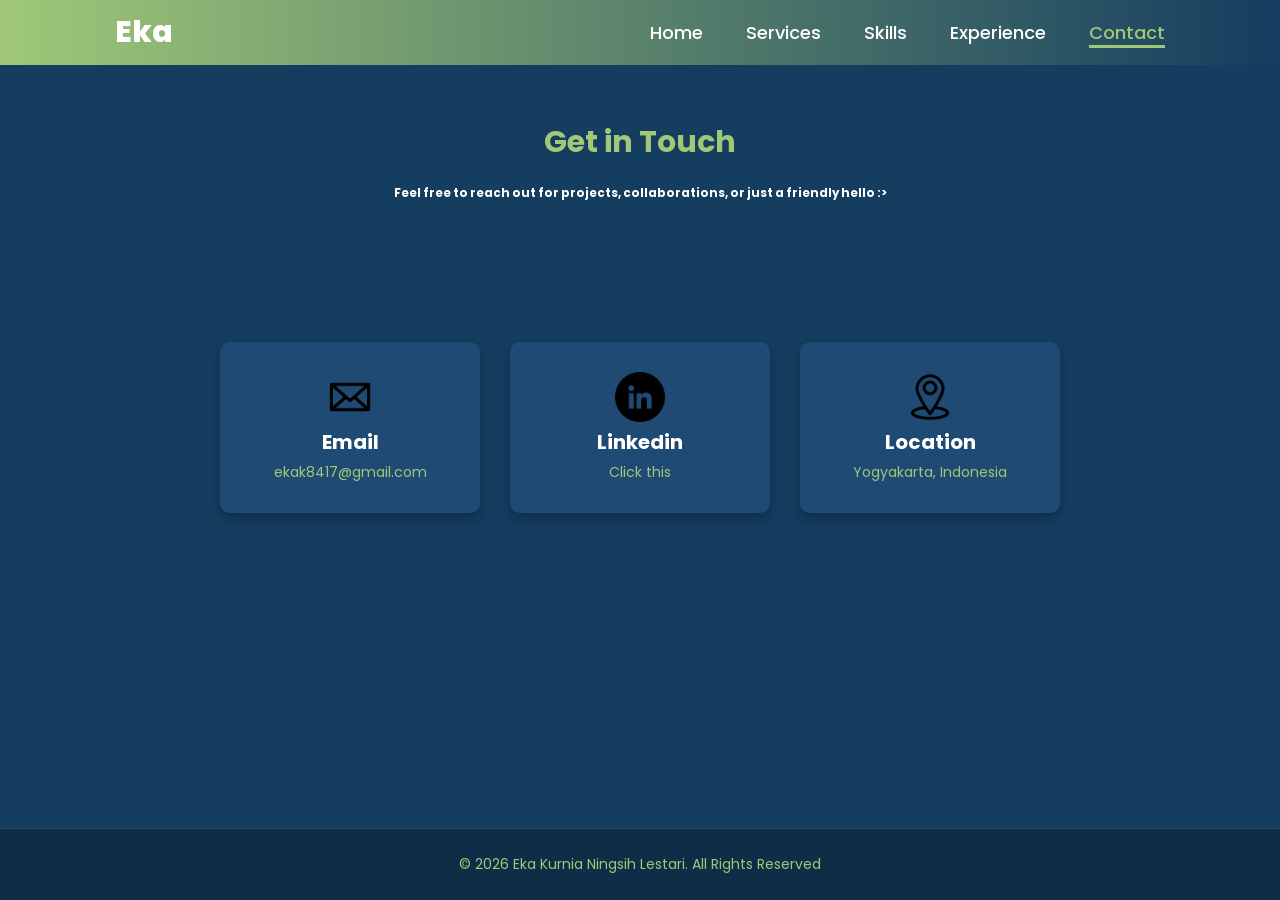
<file: web_porto/contact.html>
<!DOCTYPE html>
<html lang="en">
<head>
    <meta charset="UTF-8">
    <meta name="viewport" content="width=device-width, initial-scale=1.0">
    <title>Eka's Contact</title>
    <link rel="stylesheet" href="style.css">
    <link rel="stylesheet" href="https://cdnjs.cloudflare.com/ajax/libs/font-awesome/6.5.2/css/all.min.css">
</head>
<body>
    <header>
        <a href="#" class="logo">Eka</a>
        <i class="fa-solid fa-bars" id="menu-icon"></i>
        <nav class="navbar">
            <a href="index.html">Home</a>
            <a href="services.html">Services</a>
            <a href="skill.html">Skills</a>
            <a href="experience.html">Experience</a>
            <a href="contact.html" class="active">Contact</a>
        </nav>
    </header>

    <section class="page-header">
        <h1>Get in Touch</h1>
        <h3>Feel free to reach out for projects, collaborations, or just a friendly hello :></h3>
    </section>

    <section class="contact">
        <div class="contact-container">
            <div class="contact-card">
                <img src="assets/email2.png">
                <h3>Email</h3>
                <p><a href="mailto:ekak8417@gmail.com">ekak8417@gmail.com</a></p>
            </div>

            <div class="contact-card">
                <img src="assets/linkedin.png">
                <h3>Linkedin</h3>
                <p><a href="https://www.linkedin.com/in/eka-kurnia-ningsih-lestari-195b172b3/">Click this</a></p>
            </div>

            <div class="contact-card">
                <img src="assets/loc.png">
                <h3>Location</h3>
                <p>Yogyakarta, Indonesia</p>
            </div>
        </div>
    </section>

    <div style="margin-bottom: 100px"></div>

    <footer class="footer">
        <p>&copy; 2026 Eka Kurnia Ningsih Lestari. All Rights Reserved</p>
    </footer>


    <script>
        let menuIcon = document.querySelector('#menu-icon');
        let navbar = document.querySelector('.navbar');

        menuIcon.onclick = () => {
            menuIcon.classList.toggle('fa-xmark');
            navbar.classList.toggle('active');
        }

        window.onscroll = () => {
            menuIcon.classList.remove('fa-xmark');
            navbar.classList.remove('active');
        } 
    </script>
</body>
</html>
</file>
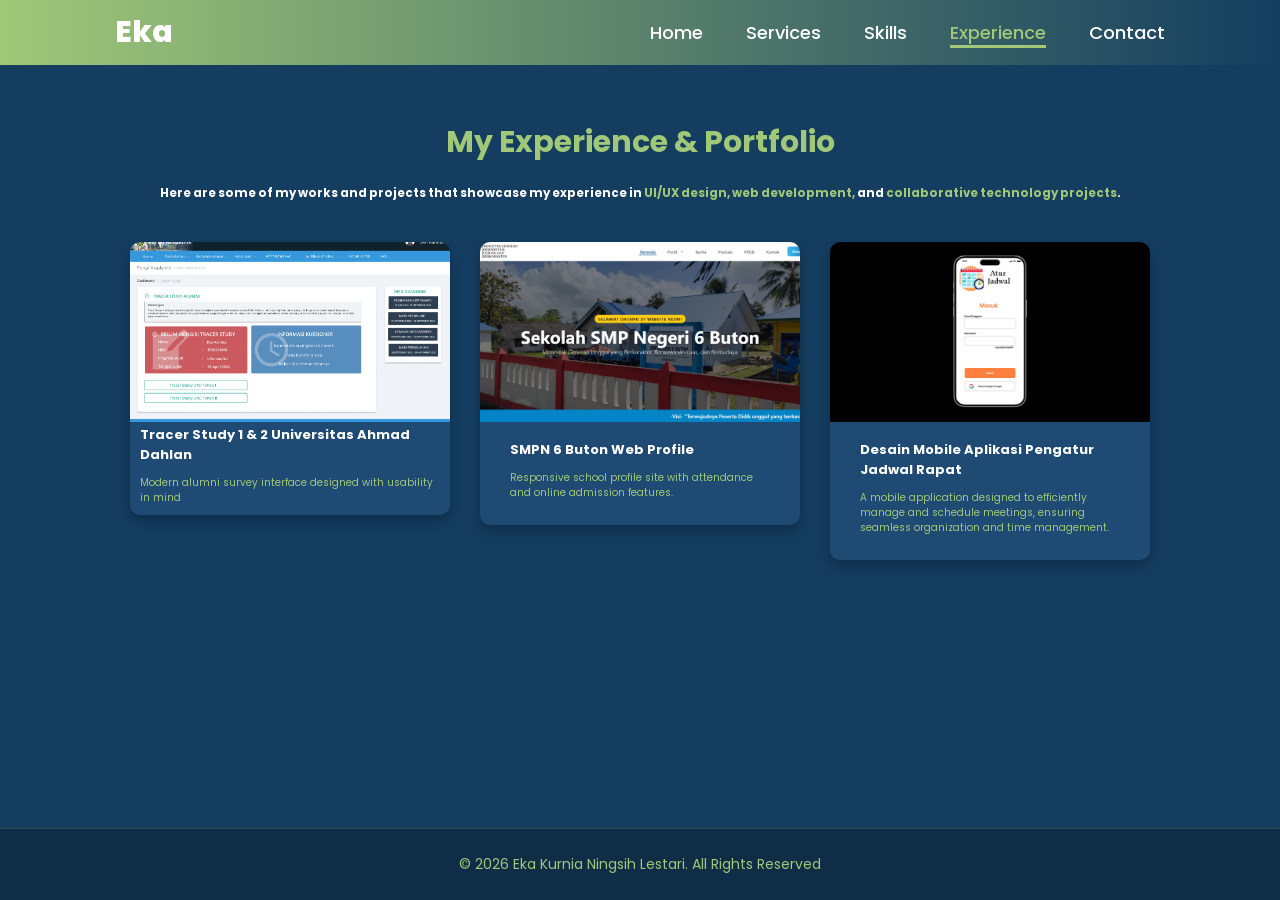
<file: web_porto/experience.html>
<!DOCTYPE html>
<html lang="en">
<head>
    <meta charset="UTF-8">
    <meta name="viewport" content="width=device-width, initial-scale=1.0">
    <title>Eka's Experience</title>
    <link rel="stylesheet" href="style.css">
    <link rel="stylesheet" href="https://cdnjs.cloudflare.com/ajax/libs/font-awesome/6.5.2/css/all.min.css">
</head>
<body>
    <header>
        <a href="#" class="logo">Eka</a>
        <i class="fa-solid fa-bars" id="menu-icon"></i>
        <nav class="navbar">
            <a href="index.html">Home</a>
            <a href="services.html">Services</a>
            <a href="skill.html">Skills</a>
            <a href="experience.html" class="active">Experience</a>
            <a href="contact.html">Contact</a>
        </nav>
    </header>

    <section class="page-header">
        <h1>My Experience & Portfolio</h1>
        <h3>Here are some of my works and projects that showcase my experience in <span>UI/UX design, web development,</span> and <span>collaborative technology projects</span>.</h3>
    </section>

    <div class="card-container">
        <a href="https://www.figma.com/proto/oxTBGa55KaK79NCHM24hik/tracer-study?node-id=1392-191&p=f&t=D7PrpqKkwuePcWNT-1&scaling=scale-down&content-scaling=fixed&page-id=585%3A7507&starting-point-node-id=1392%3A191">
            <div class="card">
                <img src="assets/tracerstudy.png" alt="Desain Tracer Study 1 UAD">
                    <h3>Tracer Study 1 & 2 Universitas Ahmad Dahlan</h3>
                    <p>Modern alumni survey interface designed with usability in mind</p>
            </div>
        </a>

        <a href="https://www.figma.com/proto/Xa4hz5G2NJcw4YCkzj7sIb/desain-projek?node-id=48-1564&p=f&t=n09oZaFZjbeCcyM1-1&scaling=min-zoom&content-scaling=fixed&page-id=0%3A1&starting-point-node-id=48%3A1564">
            <div class="card">
                <img src="assets/web profil.png" alt="Web Profil SMPN 6 Buton">
                <div class="text">
                    <h3>SMPN 6 Buton Web Profile</h3>
                    <p>Responsive school profile site with attendance and online admission features.</p>
                </div>
            </div>
        </a>

        <a href="https://www.figma.com/proto/l9GHOe83pB0MnFjLynxwNz/tugas-projek-appl?node-id=29-39&starting-point-node-id=29%3A40&t=RWhw46oPtu3NyUOZ-1">
            <div class="card">
                <img src="assets/mobileapp.png" alt="Desain Mobile Aplikasi Pengatur Jadwal">
                <div class="text">
                    <h3>Desain Mobile Aplikasi Pengatur Jadwal Rapat</h3>
                    <p>A mobile application designed to efficiently manage and schedule meetings, ensuring seamless organization and time management.</p>
                </div>
            </div>
        </a>
    </div>

    <div style="margin-bottom: 100px"></div>

    <footer class="footer">
        <p>&copy; 2026 Eka Kurnia Ningsih Lestari. All Rights Reserved</p>
    </footer>


    <script>
        let menuIcon = document.querySelector('#menu-icon');
        let navbar = document.querySelector('.navbar');

        menuIcon.onclick = () => {
            menuIcon.classList.toggle('fa-xmark');
            navbar.classList.toggle('active');
        }

        window.onscroll = () => {
            menuIcon.classList.remove('fa-xmark');
            navbar.classList.remove('active');
        } 
    </script>
</body>
</html>
</file>
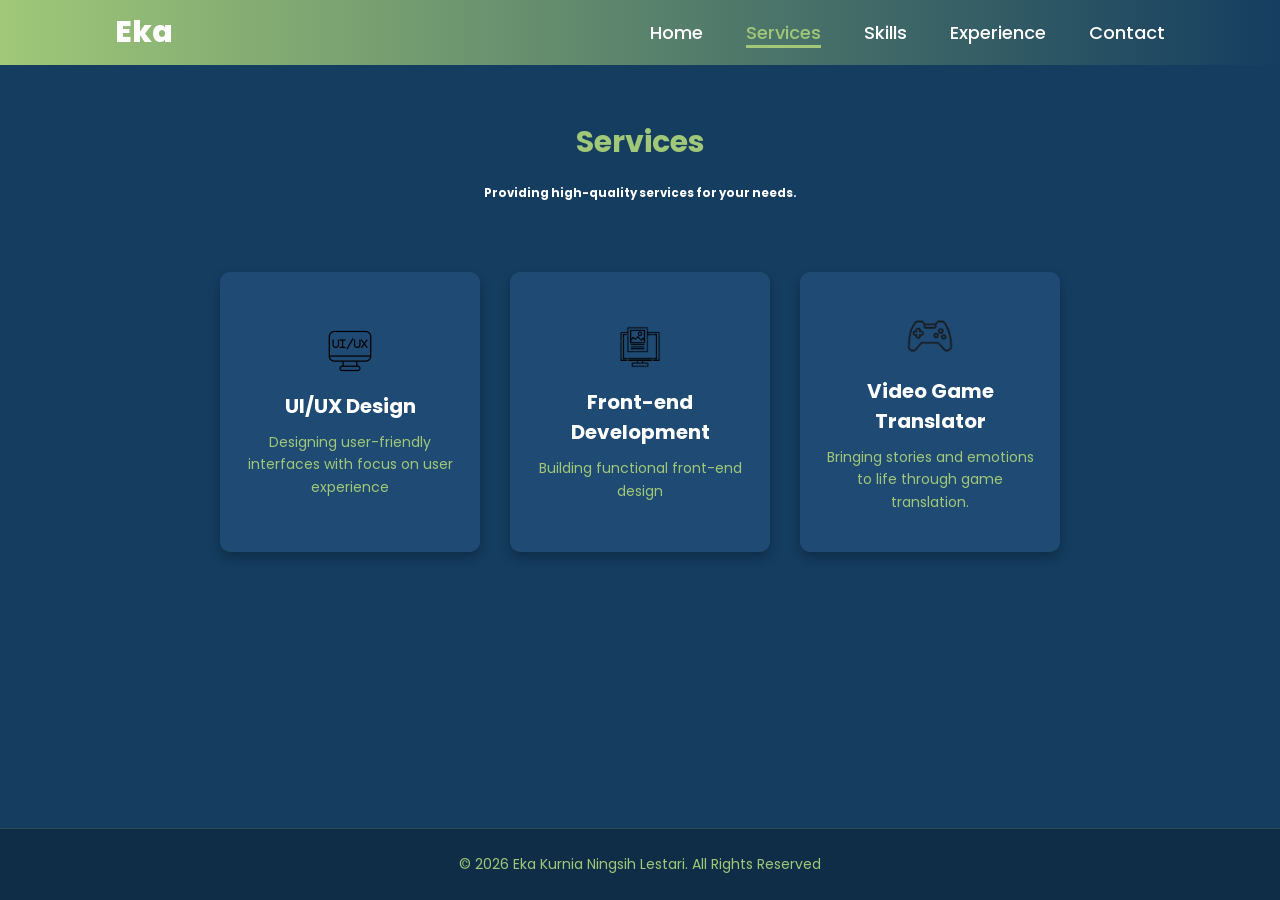
<file: web_porto/services.html>
<!DOCTYPE html>
<html lang="en">
<head>
    <meta charset="UTF-8">
    <meta name="viewport" content="width=device-width, initial-scale=1.0">
    <title>Eka's Services</title>
    <link rel="stylesheet" href="style.css">
    <link rel="stylesheet" href="https://cdnjs.cloudflare.com/ajax/libs/font-awesome/6.5.2/css/all.min.css">
</head>
<body>
    <header>
        <a href="#" class="logo">Eka</a>

        <i class="fa-solid fa-bars" id="menu-icon"></i>
        <nav class="navbar">
            <a href="index.html">Home</a>
            <a href="services.html" class="active">Services</a>
            <a href="skill.html">Skills</a>
            <a href="experience.html">Experience</a>
            <a href="contact.html">Contact</a>
        </nav>
    </header>

    <section class="page-header">
        <h1>Services</h1>
        <h3>Providing high-quality services for your needs.</h3>
    </section>

    <section class="services">
        <div class="services-container">
            <div class="service-card">
                <img src="assets/uiux.png">
                <h3>UI/UX Design</h3>
                <p>Designing user-friendly interfaces with focus on user experience</p>
            </div>

            <div class="service-card">
                <img src="assets/frontend.png">
                <h3>Front-end Development</h3>
                <p>Building functional front-end design</p>
            </div>

            <div class="service-card">
                <img src="assets/game.png">
                <h3>Video Game Translator</h3>
                <p>Bringing stories and emotions to life through game translation.</p>
            </div>
        </div>
    </section>

    <footer class="footer">
        <p>&copy; 2026 Eka Kurnia Ningsih Lestari. All Rights Reserved</p>
    </footer>

    <script>
        let menuIcon = document.querySelector('#menu-icon');
        let navbar = document.querySelector('.navbar');

        menuIcon.onclick = () => {
            menuIcon.classList.toggle('fa-xmark');
            navbar.classList.toggle('active');
        }

        window.onscroll = () => {
            menuIcon.classList.remove('fa-xmark');
            navbar.classList.remove('active');
        } 
    </script>
</body>
</html>
</file>
<file: style.css>
@import url('https://fonts.googleapis.com/css2?family=Poppins:wght@100;200;300;400;500;600&display=swap');

*{
    margin: 0;
    padding: 0;
    box-sizing: border-box;
    text-decoration: none;
    border: none;
    outline: none;
    font-family: 'Poppins', sans-serif;
}

html{
    font-size: 62.5%;
    scroll-behavior: smooth;
    min-height: 100%;
}

body{
    width: 100%;
    min-height: 100vh;
    overflow-x: hidden;
    background-color: #143D60;
    color: white;
    margin: 0;
    display: flex;
    flex-direction: column;
}

header{
    position: fixed;
    top: 0;
    left: 0;
    width: 100%;
    padding: 1rem 9%;
    background-color: transparent;
    filter: drop-shadow(10px);
    display: flex;
    justify-content: space-between;
    align-items: center;
    z-index: 100;
    background: linear-gradient(90deg, #A0C878,#143D60);
}

.logo{
    font-size: 3rem;
    color: white;
    font-weight: 800;
    cursor: pointer;
    transition: 0.5s ease;
}

.logo:hover{
    transform: scale(1.1);
}

main{
    text-align: center;
    margin-top: 120px;
    font-size: 20px;
}

nav a{
    font-size: 1.8rem;
    color: white;
    margin-left: 4rem;
    font-weight: 500;
    transition: 0.3 ease;
    border-bottom: 3px solid transparent;
}

nav a:hover{
    color: #A0C878;
    border-bottom: 3px solid #A0C878;
}

.page-header{
    text-align: center;
    padding-top: 12rem;
    margin-bottom: 4rem;
    position: relative;
}


.page-header h1{
    font-size: 3em;
    color: #A0C878;
    margin-bottom: 1.5rem;
}

.page-header h3{
    margin-top: 20px;
}

.page-header span{
    color: #A0C878;
}

.card-container{
    margin-top: 50px;
    display: flex;
    gap: 2rem;
    padding: 0;
}

.card-container p{
    margin: 10px;
}

.home{
    display: flex;
    justify-content: center;
    align-items: center;
    gap: 8rem;
    background-color: #143D60;
    min-height: 100vh;
    padding: 5rem 9% 5rem;
}

.home .home-content h1{
    font-size: 6rem;
    font-weight: 700;
    line-height: 1.3;
}

span{
    color: #A0C878;
}

.home-content h3{
    font-size: 4rem;
    margin-bottom: 1rem;
    font-weight: 700;
}

.home-img{
    border-radius: 50%;
}

.home-img img{
    position: relative;
    width: 32vw;
    border-radius: 50%;
    box-shadow: 0 0 25px solid #A0C878;
    cursor: pointer;
    transition: 0.2s linear;
}

.home-img img:hover{
    font-size: 1.8rem;
    font-weight: 500;
}

.social-icons a{
    display: inline-flex;
    justify-content: center;
    align-items: center;
    width: 4rem;
    height: 4rem;
    background-color: transparent;
    border: 0.2rem solid #A0C878;
    font-size: 2rem;
    border-radius: 50%;
    margin: 3rem 1.5rem 3rem 0;
    transition: 0.3s ease;
    color: #A0C878;
}

.social-icons a:hover{
    color: black;
    transform: scale(1.3)translateY(-5px);
    background-color: #A0C878;
    box-shadow: 0 0 25px #A0C878;
}

.btn{
    display: inline-block;
    padding: 1rem 2.8rem;
    background-color: #143D60;
    border-radius: 4rem;
    font-size: 1.6rem;
    color: #A0C878;
    letter-spacing: 0.3rem;
    font-weight: 600;
    border: 2px solid #A0C878;
    transition: 0.3s ease;
    cursor: pointer;
}

.btn:hover{
    transform: scale3d(1.03);
    background-color: #A0C878;
    color: black;
    box-shadow: 0 0 25px #A0C878;
}

.typing-text{
    font-size: 34px;
    font-weight: 600;
    min-width: 280px;
}

.typing-text span{
    position: relative;
}

.typing-text span::before{
    content: "Front End Enthusiast";
    color: #A0C878;
    animation: words 20s infinite;
}

.typing-text span::after{
    content: "";
    background-color: black;
    position: absolute;
    width: calc(100%+8px);
    height: 100%;
    border-left: 3px solid black;
    right: -8;
    animation: cursor 0.6s infinite;
}

/* === EXPERIENCE SECTION === */
.experience {
    text-align: center;
    padding: 8rem 9% 10rem;
}

.experience-container {
    display: flex;
    flex-wrap: wrap;
    justify-content: center;
    gap: 3rem;
}

.card {
    background-color: #1E4A73;
    border-radius: 1rem;
    box-shadow: 0 6px 12px rgba(0, 0, 0, 0.25);
    overflow: hidden;
    width: 320px;
    transition: transform 0.3s ease, box-shadow 0.3s ease;
}

.card-container a{
    color: white;
}

.card:hover {
    transform: translateY(-8px);
    box-shadow: 0 10px 18px rgba(160, 200, 120, 0.3);
}

.card img {
    width: 100%;
    height: 200px;
    object-fit: cover;
}

.contact-header h3{
    margin-top: 40px;
}

.contact{
    padding: 10rem 9% 10rem;
    background-color: #143D60;
    text-align: center;
    z-index: 10;
}

h2{
    position: relative;
    color: white;
}

.contact-container{
    display: flex;
    justify-content: center;
    flex-wrap: wrap;
    gap: 3rem;
}

.contact-card{
    background-color: #1E4A73;
    border-radius: 1rem;
    padding: 3rem 2rem;
    width: 260px;
    box-shadow: 0 6px 12px rgba(0, 0, 0, 0.25);
    transition: transform 0.3s ease, box-shadow 0.3s ease;
    z-index: auto;
}

.contact-card:hover{
    transform: translateY(-6px);
    box-shadow: 0 10px 18px rgba(160, 200, 120, 0.3);
}


.contact-card h3{
    font-size: 2rem;
    color: white;
    margin-bottom: 0.5rem;
}

.contact-card p{
    font-size: 1.4rem;
    color: #A0C878;
}

.contact-card a{
    color: #A0C878;
    text-decoration: none;
}

.contact-card a:hover{
    color: white;
    text-decoration: underline;
}

.contact-card img{
    width: 50px;
    height: 50px;
}

.skills {
    min-height: 100vh;
    padding: 12rem 9% 6rem;
    background-color: #143D60;
}


/* =====================================
   SKILLS HEADER
===================================== */

.skills-header {
    text-align: center;
    margin-bottom: 5rem;
}

.skills-header h1 {
    font-size: 2rem;
    color: #A0C878;
    margin-bottom: 1.5rem;
}

.skills-header p {
    font-size: 1.6rem;
    color: white;
    max-width: 750px;
    margin: 0 auto;
    line-height: 1.6;
}


/* =====================================
   SKILLS CONTAINER
===================================== */

.skills-container {
    max-width: 1100px;
    margin: 0 auto;

    display: grid;
    grid-template-columns: 1fr 1fr;
    gap: 3rem;
}


/* =====================================
   SKILLS BOX
===================================== */

.skills-box {
    background-color: #1E4A73;
    padding: 3rem; /* Jarak ruang dalam card */
    width: 50%; /* Memenuhi ruang grid */
    margin: 0 auto;
    min-height: 400px; /* Menentukan tinggi minimum card agar seimbang */
    border-radius: 1.5rem;
    box-shadow: 0 6px 15px rgba(0, 0, 0, 0.25);
}

.skills-box h2 {
    font-size: 1.5rem;
    color: white;
    margin-bottom: 2.5rem;
    text-align: left;
    margin-top: 2rem;
}

/* =====================================
   HARD SKILLS
===================================== */

.hard-skill-container {
    display: flex;
    flex-wrap: wrap;
    justify-content: flex-start;
    gap: 1.5rem;
}

.hard-skill {
    background-color: #143D60;
    padding: 1.5rem;
    border-radius: 1rem;
    display: inline-flex;
    align-items: center;
    transition: 0.3s ease;
}

.hard-skill span {
    color: white;
    font-size: 1rem;
}


/* HARD SKILL HOVER */

.hard-skill:hover {
    transform: translateY(-5px);
    background-color: #A0C878;

    box-shadow:
        0 8px 20px rgba(160, 200, 120, 0.3);
}

.hard-skill:hover span {
    color: #143D60;
}


/* =====================================
   TOOLS
===================================== */

.tools-container {
    display: grid;

    grid-template-columns: repeat(3, 1fr);

    gap: 1.5rem;
}

.tool-card {
    min-height: 120px;

    padding: 1.5rem;

    background-color: #143D60;

    border-radius: 1rem;

    display: flex;
    flex-direction: column;

    justify-content: center;
    align-items: center;

    transition: 0.3s ease;
}

.tool-card img {
    width: 45px;
    height: 45px;

    object-fit: contain;

    margin-bottom: 1rem;
}

.tool-card span {
    font-size: 1.4rem;

    color: white;
}


/* TOOL HOVER */

.tool-card:hover {
    transform: translateY(-5px);

    background-color: #A0C878;

    box-shadow:
        0 8px 20px rgba(160, 200, 120, 0.3);
}

.tool-card:hover span {
    color: #143D60;
}

.experience {
    padding: 4rem 9% 8rem;
}

.card-container {
    max-width: 1100px;
    margin: 0 auto;
    display: flex;
    justify-content: center;
    align-items: stretch;
    flex-wrap: wrap;
    gap: 3rem;
}

.card {
    background-color: #1E4A73;
    border-radius: 1rem;
    width: 320px;
    overflow: hidden;
    box-shadow: 0 6px 12px rgba(0, 0, 0, 0.25);
    transition: 0.3s ease;
    display: flex;
    flex-direction: column;
}

.card:hover {
    transform: translateY(-8px);
    box-shadow: 0 10px 18px rgba(160, 200, 120, 0.3);
}

.card img {
    width: 100%;
    height: 180px; /* Sedikit dikurangi agar lebih proporsional */
    object-fit: cover;
    display: block;
}

.card .text {
    padding: 1.5rem 2rem; /* Mengurangi padding atas-bawah */
    display: flex;
    flex-direction: column;
    flex-grow: 1;
}

.card h3 {
    font-size: 1.3rem; /* Disesuaikan dengan skala rem (sebelumnya terlalu kecil 1.2rem) */
    color: white;
    margin-top: 0.3rem;
    margin-left: 1rem;
}

.card p {
    font-size: 1rem; /* Disesuaikan agar nyaman dibaca (sebelumnya 1rem) */
    color: #A0C878;
    line-height: 1.5;
}

.card-container a {
    color: white;
    text-decoration: none;
}

nav a{
    font-size: 1.8rem;
    color: white;
    margin-left: 4rem;
    font-weight: 500;
    transition: 0.3s ease;
    border-bottom: 3px solid transparent;
}

nav a:hover,
nav a.active{
    color: #A0C878;
    border-bottom: 3px solid #A0C878; /* Samakan ketebalannya jadi 3px agar tidak konflik */
}

.footer{
    margin-top: auto;
    width: 100%;

    text-align: center;
    padding: 2.5rem 9%;

    background-color: #0f2d47;
    color: #A0C878;

    font-size: 1.4rem;

    border-top: 1px solid rgba(160, 200, 120, 0.2);
}

.services {
    flex: 1;
    min-height: auto; 
    padding: 3rem 9% 8rem; 
    background-color: #143D60; 
    text-align: center; 
} 

.services-container {
    display: flex; 
    justify-content: center; 
    align-items: stretch; 
    flex-wrap: wrap; 
    gap: 3rem; 
}  

.service-card { 
    background-color: #1E4A73; 
    border-radius: 1rem; 
    padding: 3rem 2rem; 
    width: 260px; 
    min-height: 280px; 
    display: flex; 
    flex-direction: column; 
    align-items: center; 
    justify-content: center; 
    box-shadow: 0 6px 12px rgba(0, 0, 0, 0.25); 
    transition: transform 0.3s ease, box-shadow 0.3s ease; 
} 

.service-card:hover { 
    transform: translateY(-6px); 
    box-shadow: 0 10px 18px rgba(160, 200, 120, 0.3); 
} 

.service-card img { 
    width: 50px; 
    height: 50px; 
    object-fit: contain; 
    margin-bottom: 1.5rem; 
}  

.service-card h3 { 
    font-size: 2rem; 
    color: white; 
    margin-bottom: 1rem; 
} 

.service-card p { 
    font-size: 1.4rem; 
    color: #A0C878; 
    line-height: 1.6; 
}

#menu-icon {
    font-size: 2.8rem;
    color: white;
    cursor: pointer;
    display: none; /* Disembunyikan di layar komputer/laptop */
}

@keyframes cursor{
    to{
        border-left: 3px solid #A0C878;
    }
}

@keyframes words{
    0%, 20%{
        content: "Front End Enthusiast";
    }
    21%, 40%{
        content: "Web Enthusiast";
    }
    41%,60%{
        content: "UI/UX Enthusiast";
    }
    61%,80%{
        content: "Informatics Student";
    }
    81%, 100%{
        content: "Gamer";
    }
}

/* mobile responsive */
@media (max-width: 995px){
    #menu-icon{
        display: block;
    }

    header{
        padding: 1.5rem 15%;
        height: auto;
    }

    header nav {
        position: absolute;
        top: 100%;
        left: 0;
        width: 100%;
        padding: 1rem 3%;
        background-color: #143D60;
        border-top: 1px solid rgba(255, 255, 255, 0.1);
        box-shadow: 0 0.5rem 1rem rgba(0, 0, 0, 0.2);
        display: none; /* Default menu disembunyikan */
        flex-direction: column;
    }

    header nav.active {
        display: flex; /* Muncul saat kelas 'active' aktif lewat JS */
    }

    header nav a {
        display: block;
        margin: 1.5rem 0;
        font-size: 2rem;
    }

    .logo{
        font-size: 2.5rem;
    }

    nav{
        position: absolute;
        top: 100%;
        right: 0;
        width: 65%;
        display: none;
        background-color: #143d60;
        padding: 1rem 2rem;
        border-left: 3px solid #a0c878;
        border-bottom: 3px solid #a0c878;
        border-bottom-left-radius: 2rem;
    }

    nav.active{
        display: block;
    }

    nav a{
        display: block;
        font-size: 1.7rem;
        margin: 2rem 0;
    }

    .home{
        min-height: 100vh;
        height: auto;
        display: flex;
        flex-direction: column;
        justify-content: center;
        align-items: center;
        gap: 3rem;
        padding: 12rem 5% 6rem;
        margin: 0;
        text-align: center;
    }

    .home-img{
        order: 1;
    }

    .home-content{
        order: 2;
        width: 100%;
    }

    .home-img img{
        width: 55vw;
        max-width: 280px;
        margin-top: 0;
    }

    .home .home-content h1{
        font-size: 4rem;
        line-height: 1.3;
    }

    .home-content h3{
        font-size: 2.5rem;
    }

    .typing-text{
        min-width: 0;
        font-size: 2.5rem;
    }

    .home-content p{
        font-size: 1.4rem;
        line-height: 1.6;
    }

    .social-icons{
        margin-top: 1rem;
    }

    .social-icons a{
        width: 4rem;
        height: 4rem;
        margin: 1.5rem 0.5rem;
    }

    .btn{
        font-size: 1.4rem;
        padding: 1rem 2rem;
    }

    .page-header{
        padding-top: 13rem;
        padding-left: 2rem;
        padding-right: 2rem;
        margin-bottom: 2rem;
    }

    .page-header h1{
        font-size: 2.8rem;
    }

    .page-header h3{
        font-size: 1.4rem;
        line-height: 1.7;
        margin-top: 1rem;
    }

    .skills{
        min-height: auto;
        padding: 5rem 5% 7rem;
    }

    .skills-box{
        width: 100%;
        max-width: 500px;
        min-height: auto;
        margin: 0 auto;
        padding: 2.5rem 2rem;
    }

    .skills-box h2{
        font-size: 1.7rem;
        margin-top: 1rem;
        margin-bottom: 2rem;
    }

    .hard-skill-container{
        display: flex;
        flex-wrap: wrap;
        justify-content: center;
        gap: 1rem;
    }

    .hard-skill{
        padding: 1.1rem;
    }

    .hard-skill span{
        font-size: 1.2rem;
    }

    .tools-container{
        display: grid;
        grid-template-columns: repeat(2, 1fr);
        gap: 1rem;
    }

    .tool-card{
        min-height: 110px;
        padding: 1rem;
    }

    .tool-card img{
        width: 40px;
        height: 40px;
    }

    .tool-card span{
        font-size: 1.2 rem;
        text-align: center;
    }

    .services{
        min-height: auto;
        padding: 5rem 5% 7rem;
        text-align: center;
    }

    .services-container{
        display: flex;
        flex-direction: column;
        align-items: center;
        gap: 2rem;
    }

    .service-card{
        width: 100%;
        max-width: 350px;
        min-height: 250px;
        padding: 2.5rem 2rem;
        display: flex;
        flex-direction: column;
        justify-content: center;
        align-items: center;
    }

    .service-card img{
        width: 50px;
        height: 50px;
    }

    
    .service-card h3{
        font-size: 1.8rem;
    }

    .service-card hp{
        font-size: 1.3rem;
        line-height: 1.6;
    }

    .experience{
        padding: 5rem 5% 7rem;
        text-align: center;
    }

    .card-container{
        width: 100%;
        display: flex;
        flex-direction: column;
        justify-content: center;
        align-items: center;
        gap: 2rem;
    }

    .card-container > a{
        width: 100%;
        max-width: 350px
    }

    .card{
        width: 100%;
    }

    .card img{
        width: 100%;
        height: 180px;
        object-fit: cover;
    }

    .card .text{
        padding: 1.5rem;
    }

    .card h3{
        font-size: 1.5rem;
        line-height: 1.5;
        margin-top: 0.5rem;
        margin-left: 0;
    }

    .card p{
        font-size: 1.2rem;
        line-height: 1.6;
        margin: 0.8rem 0;
    }

    .contact{
        padding: 5rem 5% 7rem;
        text-align: center;
    }

    .contact-container{
        display: flex;
        flex-direction: column;
        justify-content: center;
        align-items: center;
        gap: 2rem;
    }

    .contact-card{
        width: 100%;
        max-width: 350px;
        padding: 2.5rem 2rem;
    }

    .contact-card img{
        width: 50px;
        heigth: 50px;
    }

    .contact-card h3{
        font-size: 1.8rem;
    }

    .contact-card p{
        font-size: 1.3rem;
        line-height: 1.6;
        word-break: break-word;
    }

    .footer{
        width: 100%;
        margin-top: auto;
        padding: 2rem 5%;
        text-align: center;
    }

    .footer p {
        font-size: 1.1rem;
        line-height: 1.6;
    }
}
</file>
<file: web_porto/style.css>
@import url('https://fonts.googleapis.com/css2?family=Poppins:wght@100;200;300;400;500;600&display=swap');

*{
    margin: 0;
    padding: 0;
    box-sizing: border-box;
    text-decoration: none;
    border: none;
    outline: none;
    font-family: 'Poppins', sans-serif;
}

html{
    font-size: 62.5%;
    scroll-behavior: smooth;
    min-height: 100%;
}

body{
    width: 100%;
    min-height: 100vh;
    overflow-x: hidden;
    background-color: #143D60;
    color: white;
    margin: 0;
    display: flex;
    flex-direction: column;
}

header{
    position: fixed;
    top: 0;
    left: 0;
    width: 100%;
    padding: 1rem 9%;
    background-color: transparent;
    filter: drop-shadow(10px);
    display: flex;
    justify-content: space-between;
    align-items: center;
    z-index: 100;
    background: linear-gradient(90deg, #A0C878,#143D60);
}

.logo{
    font-size: 3rem;
    color: white;
    font-weight: 800;
    cursor: pointer;
    transition: 0.5s ease;
}

.logo:hover{
    transform: scale(1.1);
}

main{
    text-align: center;
    margin-top: 120px;
    font-size: 20px;
}

nav a{
    font-size: 1.8rem;
    color: white;
    margin-left: 4rem;
    font-weight: 500;
    transition: 0.3 ease;
    border-bottom: 3px solid transparent;
}

nav a:hover{
    color: #A0C878;
    border-bottom: 3px solid #A0C878;
}

.page-header{
    text-align: center;
    padding-top: 12rem;
    margin-bottom: 4rem;
    position: relative;
}


.page-header h1{
    font-size: 3em;
    color: #A0C878;
    margin-bottom: 1.5rem;
}

.page-header h3{
    margin-top: 20px;
}

.page-header span{
    color: #A0C878;
}

.card-container{
    margin-top: 50px;
    display: flex;
    gap: 2rem;
    padding: 0;
}

.card-container p{
    margin: 10px;
}

.home{
    display: flex;
    justify-content: center;
    align-items: center;
    gap: 8rem;
    background-color: #143D60;
    min-height: 100vh;
    padding: 5rem 9% 5rem;
}

.home .home-content h1{
    font-size: 6rem;
    font-weight: 700;
    line-height: 1.3;
}

span{
    color: #A0C878;
}

.home-content h3{
    font-size: 4rem;
    margin-bottom: 1rem;
    font-weight: 700;
}

.home-img{
    border-radius: 50%;
}

.home-img img{
    position: relative;
    width: 32vw;
    border-radius: 50%;
    box-shadow: 0 0 25px solid #A0C878;
    cursor: pointer;
    transition: 0.2s linear;
}

.home-img img:hover{
    font-size: 1.8rem;
    font-weight: 500;
}

.social-icons a{
    display: inline-flex;
    justify-content: center;
    align-items: center;
    width: 4rem;
    height: 4rem;
    background-color: transparent;
    border: 0.2rem solid #A0C878;
    font-size: 2rem;
    border-radius: 50%;
    margin: 3rem 1.5rem 3rem 0;
    transition: 0.3s ease;
    color: #A0C878;
}

.social-icons a:hover{
    color: black;
    transform: scale(1.3)translateY(-5px);
    background-color: #A0C878;
    box-shadow: 0 0 25px #A0C878;
}

.btn{
    display: inline-block;
    padding: 1rem 2.8rem;
    background-color: #143D60;
    border-radius: 4rem;
    font-size: 1.6rem;
    color: #A0C878;
    letter-spacing: 0.3rem;
    font-weight: 600;
    border: 2px solid #A0C878;
    transition: 0.3s ease;
    cursor: pointer;
}

.btn:hover{
    transform: scale3d(1.03);
    background-color: #A0C878;
    color: black;
    box-shadow: 0 0 25px #A0C878;
}

.typing-text{
    font-size: 34px;
    font-weight: 600;
    min-width: 280px;
}

.typing-text span{
    position: relative;
}

.typing-text span::before{
    content: "Front End Enthusiast";
    color: #A0C878;
    animation: words 20s infinite;
}

.typing-text span::after{
    content: "";
    background-color: black;
    position: absolute;
    width: calc(100%+8px);
    height: 100%;
    border-left: 3px solid black;
    right: -8;
    animation: cursor 0.6s infinite;
}

/* === EXPERIENCE SECTION === */
.experience {
    text-align: center;
    padding: 8rem 9% 10rem;
}

.experience-container {
    display: flex;
    flex-wrap: wrap;
    justify-content: center;
    gap: 3rem;
}

.card {
    background-color: #1E4A73;
    border-radius: 1rem;
    box-shadow: 0 6px 12px rgba(0, 0, 0, 0.25);
    overflow: hidden;
    width: 320px;
    transition: transform 0.3s ease, box-shadow 0.3s ease;
}

.card-container a{
    color: white;
}

.card:hover {
    transform: translateY(-8px);
    box-shadow: 0 10px 18px rgba(160, 200, 120, 0.3);
}

.card img {
    width: 100%;
    height: 200px;
    object-fit: cover;
}

.contact-header h3{
    margin-top: 40px;
}

.contact{
    padding: 10rem 9% 10rem;
    background-color: #143D60;
    text-align: center;
    z-index: 10;
}

h2{
    position: relative;
    color: white;
}

.contact-container{
    display: flex;
    justify-content: center;
    flex-wrap: wrap;
    gap: 3rem;
}

.contact-card{
    background-color: #1E4A73;
    border-radius: 1rem;
    padding: 3rem 2rem;
    width: 260px;
    box-shadow: 0 6px 12px rgba(0, 0, 0, 0.25);
    transition: transform 0.3s ease, box-shadow 0.3s ease;
    z-index: auto;
}

.contact-card:hover{
    transform: translateY(-6px);
    box-shadow: 0 10px 18px rgba(160, 200, 120, 0.3);
}


.contact-card h3{
    font-size: 2rem;
    color: white;
    margin-bottom: 0.5rem;
}

.contact-card p{
    font-size: 1.4rem;
    color: #A0C878;
}

.contact-card a{
    color: #A0C878;
    text-decoration: none;
}

.contact-card a:hover{
    color: white;
    text-decoration: underline;
}

.contact-card img{
    width: 50px;
    height: 50px;
}

.skills {
    min-height: 100vh;
    padding: 12rem 9% 6rem;
    background-color: #143D60;
}


/* =====================================
   SKILLS HEADER
===================================== */

.skills-header {
    text-align: center;
    margin-bottom: 5rem;
}

.skills-header h1 {
    font-size: 2rem;
    color: #A0C878;
    margin-bottom: 1.5rem;
}

.skills-header p {
    font-size: 1.6rem;
    color: white;
    max-width: 750px;
    margin: 0 auto;
    line-height: 1.6;
}


/* =====================================
   SKILLS CONTAINER
===================================== */

.skills-container {
    max-width: 1100px;
    margin: 0 auto;

    display: grid;
    grid-template-columns: 1fr 1fr;
    gap: 3rem;
}


/* =====================================
   SKILLS BOX
===================================== */

.skills-box {
    background-color: #1E4A73;
    padding: 3rem; /* Jarak ruang dalam card */
    width: 50%; /* Memenuhi ruang grid */
    margin: 0 auto;
    min-height: 400px; /* Menentukan tinggi minimum card agar seimbang */
    border-radius: 1.5rem;
    box-shadow: 0 6px 15px rgba(0, 0, 0, 0.25);
}

.skills-box h2 {
    font-size: 1.5rem;
    color: white;
    margin-bottom: 2.5rem;
    text-align: left;
    margin-top: 2rem;
}

/* =====================================
   HARD SKILLS
===================================== */

.hard-skill-container {
    display: flex;
    flex-wrap: wrap;
    justify-content: flex-start;
    gap: 1.5rem;
}

.hard-skill {
    background-color: #143D60;
    padding: 1.5rem;
    border-radius: 1rem;
    display: inline-flex;
    align-items: center;
    transition: 0.3s ease;
}

.hard-skill span {
    color: white;
    font-size: 1rem;
}


/* HARD SKILL HOVER */

.hard-skill:hover {
    transform: translateY(-5px);
    background-color: #A0C878;

    box-shadow:
        0 8px 20px rgba(160, 200, 120, 0.3);
}

.hard-skill:hover span {
    color: #143D60;
}


/* =====================================
   TOOLS
===================================== */

.tools-container {
    display: grid;

    grid-template-columns: repeat(3, 1fr);

    gap: 1.5rem;
}

.tool-card {
    min-height: 120px;

    padding: 1.5rem;

    background-color: #143D60;

    border-radius: 1rem;

    display: flex;
    flex-direction: column;

    justify-content: center;
    align-items: center;

    transition: 0.3s ease;
}

.tool-card img {
    width: 45px;
    height: 45px;

    object-fit: contain;

    margin-bottom: 1rem;
}

.tool-card span {
    font-size: 1.4rem;

    color: white;
}


/* TOOL HOVER */

.tool-card:hover {
    transform: translateY(-5px);

    background-color: #A0C878;

    box-shadow:
        0 8px 20px rgba(160, 200, 120, 0.3);
}

.tool-card:hover span {
    color: #143D60;
}

.experience {
    padding: 4rem 9% 8rem;
}

.card-container {
    max-width: 1100px;
    margin: 0 auto;
    display: flex;
    justify-content: center;
    align-items: stretch;
    flex-wrap: wrap;
    gap: 3rem;
}

.card {
    background-color: #1E4A73;
    border-radius: 1rem;
    width: 320px;
    overflow: hidden;
    box-shadow: 0 6px 12px rgba(0, 0, 0, 0.25);
    transition: 0.3s ease;
    display: flex;
    flex-direction: column;
}

.card:hover {
    transform: translateY(-8px);
    box-shadow: 0 10px 18px rgba(160, 200, 120, 0.3);
}

.card img {
    width: 100%;
    height: 180px; /* Sedikit dikurangi agar lebih proporsional */
    object-fit: cover;
    display: block;
}

.card .text {
    padding: 1.5rem 2rem; /* Mengurangi padding atas-bawah */
    display: flex;
    flex-direction: column;
    flex-grow: 1;
}

.card h3 {
    font-size: 1.3rem; /* Disesuaikan dengan skala rem (sebelumnya terlalu kecil 1.2rem) */
    color: white;
    margin-top: 0.3rem;
    margin-left: 1rem;
}

.card p {
    font-size: 1rem; /* Disesuaikan agar nyaman dibaca (sebelumnya 1rem) */
    color: #A0C878;
    line-height: 1.5;
}

.card-container a {
    color: white;
    text-decoration: none;
}

nav a{
    font-size: 1.8rem;
    color: white;
    margin-left: 4rem;
    font-weight: 500;
    transition: 0.3s ease;
    border-bottom: 3px solid transparent;
}

nav a:hover,
nav a.active{
    color: #A0C878;
    border-bottom: 3px solid #A0C878; /* Samakan ketebalannya jadi 3px agar tidak konflik */
}

.footer{
    margin-top: auto;
    width: 100%;

    text-align: center;
    padding: 2.5rem 9%;

    background-color: #0f2d47;
    color: #A0C878;

    font-size: 1.4rem;

    border-top: 1px solid rgba(160, 200, 120, 0.2);
}

.services {
    flex: 1;
    min-height: auto; 
    padding: 3rem 9% 8rem; 
    background-color: #143D60; 
    text-align: center; 
} 

.services-container {
    display: flex; 
    justify-content: center; 
    align-items: stretch; 
    flex-wrap: wrap; 
    gap: 3rem; 
}  

.service-card { 
    background-color: #1E4A73; 
    border-radius: 1rem; 
    padding: 3rem 2rem; 
    width: 260px; 
    min-height: 280px; 
    display: flex; 
    flex-direction: column; 
    align-items: center; 
    justify-content: center; 
    box-shadow: 0 6px 12px rgba(0, 0, 0, 0.25); 
    transition: transform 0.3s ease, box-shadow 0.3s ease; 
} 

.service-card:hover { 
    transform: translateY(-6px); 
    box-shadow: 0 10px 18px rgba(160, 200, 120, 0.3); 
} 

.service-card img { 
    width: 50px; 
    height: 50px; 
    object-fit: contain; 
    margin-bottom: 1.5rem; 
}  

.service-card h3 { 
    font-size: 2rem; 
    color: white; 
    margin-bottom: 1rem; 
} 

.service-card p { 
    font-size: 1.4rem; 
    color: #A0C878; 
    line-height: 1.6; 
}

#menu-icon {
    font-size: 2.8rem;
    color: white;
    cursor: pointer;
    display: none; /* Disembunyikan di layar komputer/laptop */
}

@keyframes cursor{
    to{
        border-left: 3px solid #A0C878;
    }
}

@keyframes words{
    0%, 20%{
        content: "Front End Enthusiast";
    }
    21%, 40%{
        content: "Web Enthusiast";
    }
    41%,60%{
        content: "UI/UX Enthusiast";
    }
    61%,80%{
        content: "Informatics Student";
    }
    81%, 100%{
        content: "Gamer";
    }
}

/* mobile responsive */
@media (max-width: 995px){
    #menu-icon{
        display: block;
    }

    header{
        padding: 1.5rem 15%;
        height: auto;
    }

    header nav {
        position: absolute;
        top: 100%;
        left: 0;
        width: 100%;
        padding: 1rem 3%;
        background-color: #143D60;
        border-top: 1px solid rgba(255, 255, 255, 0.1);
        box-shadow: 0 0.5rem 1rem rgba(0, 0, 0, 0.2);
        display: none; /* Default menu disembunyikan */
        flex-direction: column;
    }

    header nav.active {
        display: flex; /* Muncul saat kelas 'active' aktif lewat JS */
    }

    header nav a {
        display: block;
        margin: 1.5rem 0;
        font-size: 2rem;
    }

    .logo{
        font-size: 2.5rem;
    }

    nav{
        position: absolute;
        top: 100%;
        right: 0;
        width: 65%;
        display: none;
        background-color: #143d60;
        padding: 1rem 2rem;
        border-left: 3px solid #a0c878;
        border-bottom: 3px solid #a0c878;
        border-bottom-left-radius: 2rem;
    }

    nav.active{
        display: block;
    }

    nav a{
        display: block;
        font-size: 1.7rem;
        margin: 2rem 0;
    }

    .home{
        min-height: 100vh;
        height: auto;
        display: flex;
        flex-direction: column;
        justify-content: center;
        align-items: center;
        gap: 3rem;
        padding: 12rem 5% 6rem;
        margin: 0;
        text-align: center;
    }

    .home-img{
        order: 1;
    }

    .home-content{
        order: 2;
        width: 100%;
    }

    .home-img img{
        width: 55vw;
        max-width: 280px;
        margin-top: 0;
    }

    .home .home-content h1{
        font-size: 4rem;
        line-height: 1.3;
    }

    .home-content h3{
        font-size: 2.5rem;
    }

    .typing-text{
        min-width: 0;
        font-size: 2.5rem;
    }

    .home-content p{
        font-size: 1.4rem;
        line-height: 1.6;
    }

    .social-icons{
        margin-top: 1rem;
    }

    .social-icons a{
        width: 4rem;
        height: 4rem;
        margin: 1.5rem 0.5rem;
    }

    .btn{
        font-size: 1.4rem;
        padding: 1rem 2rem;
    }

    .page-header{
        padding-top: 13rem;
        padding-left: 2rem;
        padding-right: 2rem;
        margin-bottom: 2rem;
    }

    .page-header h1{
        font-size: 2.8rem;
    }

    .page-header h3{
        font-size: 1.4rem;
        line-height: 1.7;
        margin-top: 1rem;
    }

    .skills{
        min-height: auto;
        padding: 5rem 5% 7rem;
    }

    .skills-box{
        width: 100%;
        max-width: 500px;
        min-height: auto;
        margin: 0 auto;
        padding: 2.5rem 2rem;
    }

    .skills-box h2{
        font-size: 1.7rem;
        margin-top: 1rem;
        margin-bottom: 2rem;
    }

    .hard-skill-container{
        display: flex;
        flex-wrap: wrap;
        justify-content: center;
        gap: 1rem;
    }

    .hard-skill{
        padding: 1.1rem;
    }

    .hard-skill span{
        font-size: 1.2rem;
    }

    .tools-container{
        display: grid;
        grid-template-columns: repeat(2, 1fr);
        gap: 1rem;
    }

    .tool-card{
        min-height: 110px;
        padding: 1rem;
    }

    .tool-card img{
        width: 40px;
        height: 40px;
    }

    .tool-card span{
        font-size: 1.2 rem;
        text-align: center;
    }

    .services{
        min-height: auto;
        padding: 5rem 5% 7rem;
        text-align: center;
    }

    .services-container{
        display: flex;
        flex-direction: column;
        align-items: center;
        gap: 2rem;
    }

    .service-card{
        width: 100%;
        max-width: 350px;
        min-height: 250px;
        padding: 2.5rem 2rem;
        display: flex;
        flex-direction: column;
        justify-content: center;
        align-items: center;
    }

    .service-card img{
        width: 50px;
        height: 50px;
    }

    
    .service-card h3{
        font-size: 1.8rem;
    }

    .service-card hp{
        font-size: 1.3rem;
        line-height: 1.6;
    }

    .experience{
        padding: 5rem 5% 7rem;
        text-align: center;
    }

    .card-container{
        width: 100%;
        display: flex;
        flex-direction: column;
        justify-content: center;
        align-items: center;
        gap: 2rem;
    }

    .card-container > a{
        width: 100%;
        max-width: 350px
    }

    .card{
        width: 100%;
    }

    .card img{
        width: 100%;
        height: 180px;
        object-fit: cover;
    }

    .card .text{
        padding: 1.5rem;
    }

    .card h3{
        font-size: 1.5rem;
        line-height: 1.5;
        margin-top: 0.5rem;
        margin-left: 0;
    }

    .card p{
        font-size: 1.2rem;
        line-height: 1.6;
        margin: 0.8rem 0;
    }

    .contact{
        padding: 5rem 5% 7rem;
        text-align: center;
    }

    .contact-container{
        display: flex;
        flex-direction: column;
        justify-content: center;
        align-items: center;
        gap: 2rem;
    }

    .contact-card{
        width: 100%;
        max-width: 350px;
        padding: 2.5rem 2rem;
    }

    .contact-card img{
        width: 50px;
        heigth: 50px;
    }

    .contact-card h3{
        font-size: 1.8rem;
    }

    .contact-card p{
        font-size: 1.3rem;
        line-height: 1.6;
        word-break: break-word;
    }

    .footer{
        width: 100%;
        margin-top: auto;
        padding: 2rem 5%;
        text-align: center;
    }

    .footer p {
        font-size: 1.1rem;
        line-height: 1.6;
    }
}
</file>
